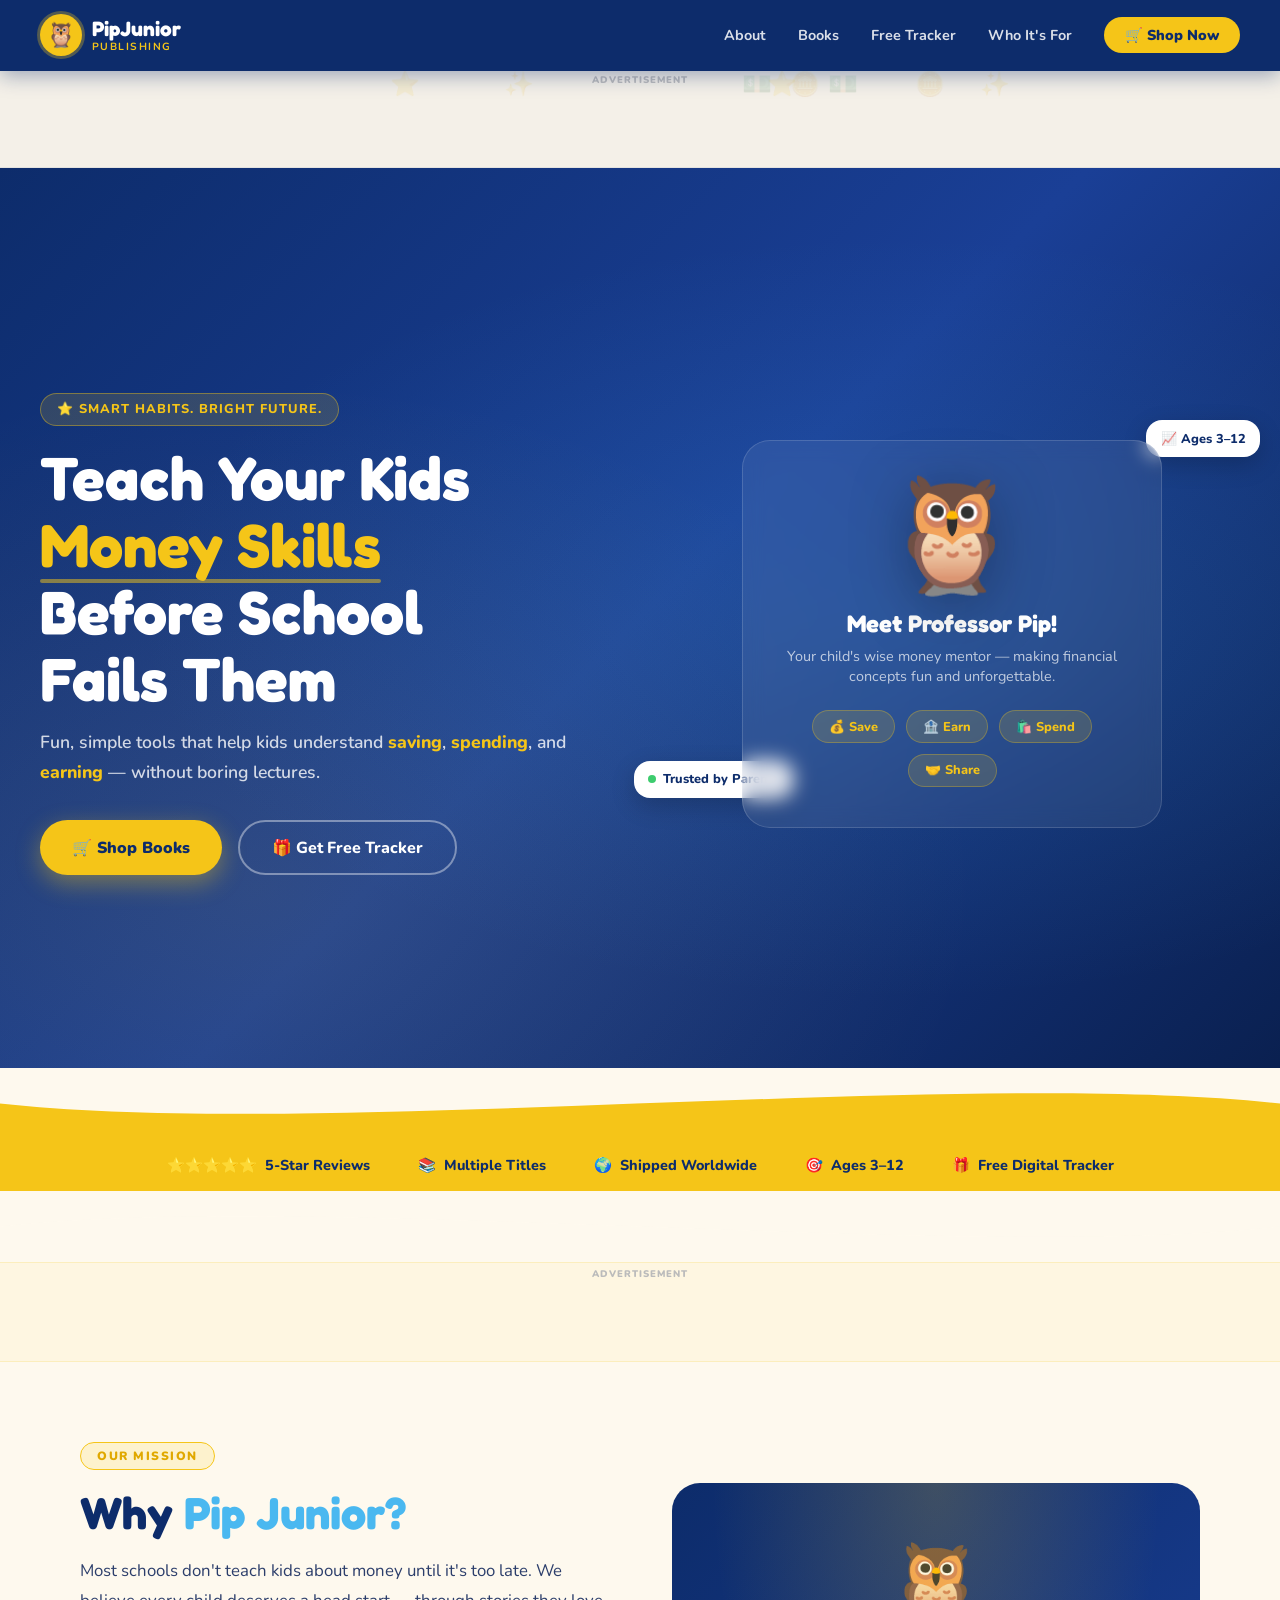
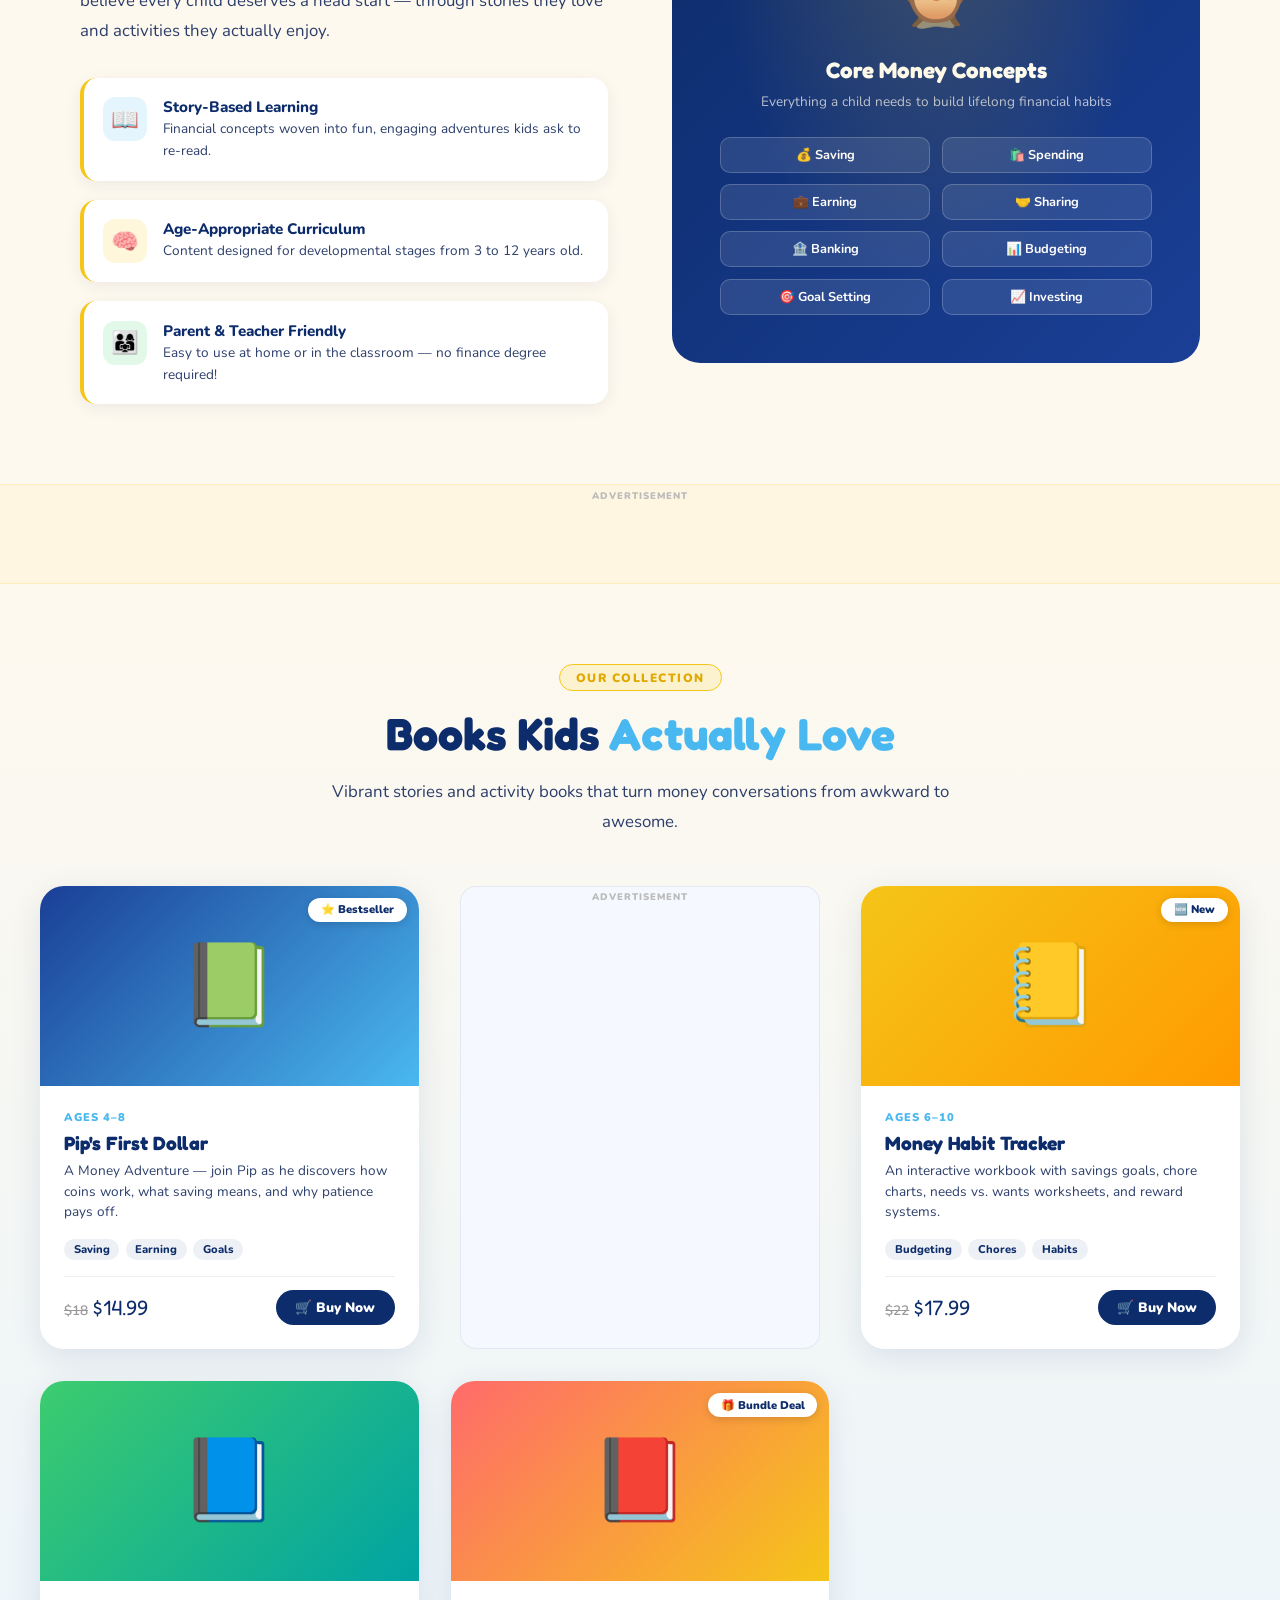
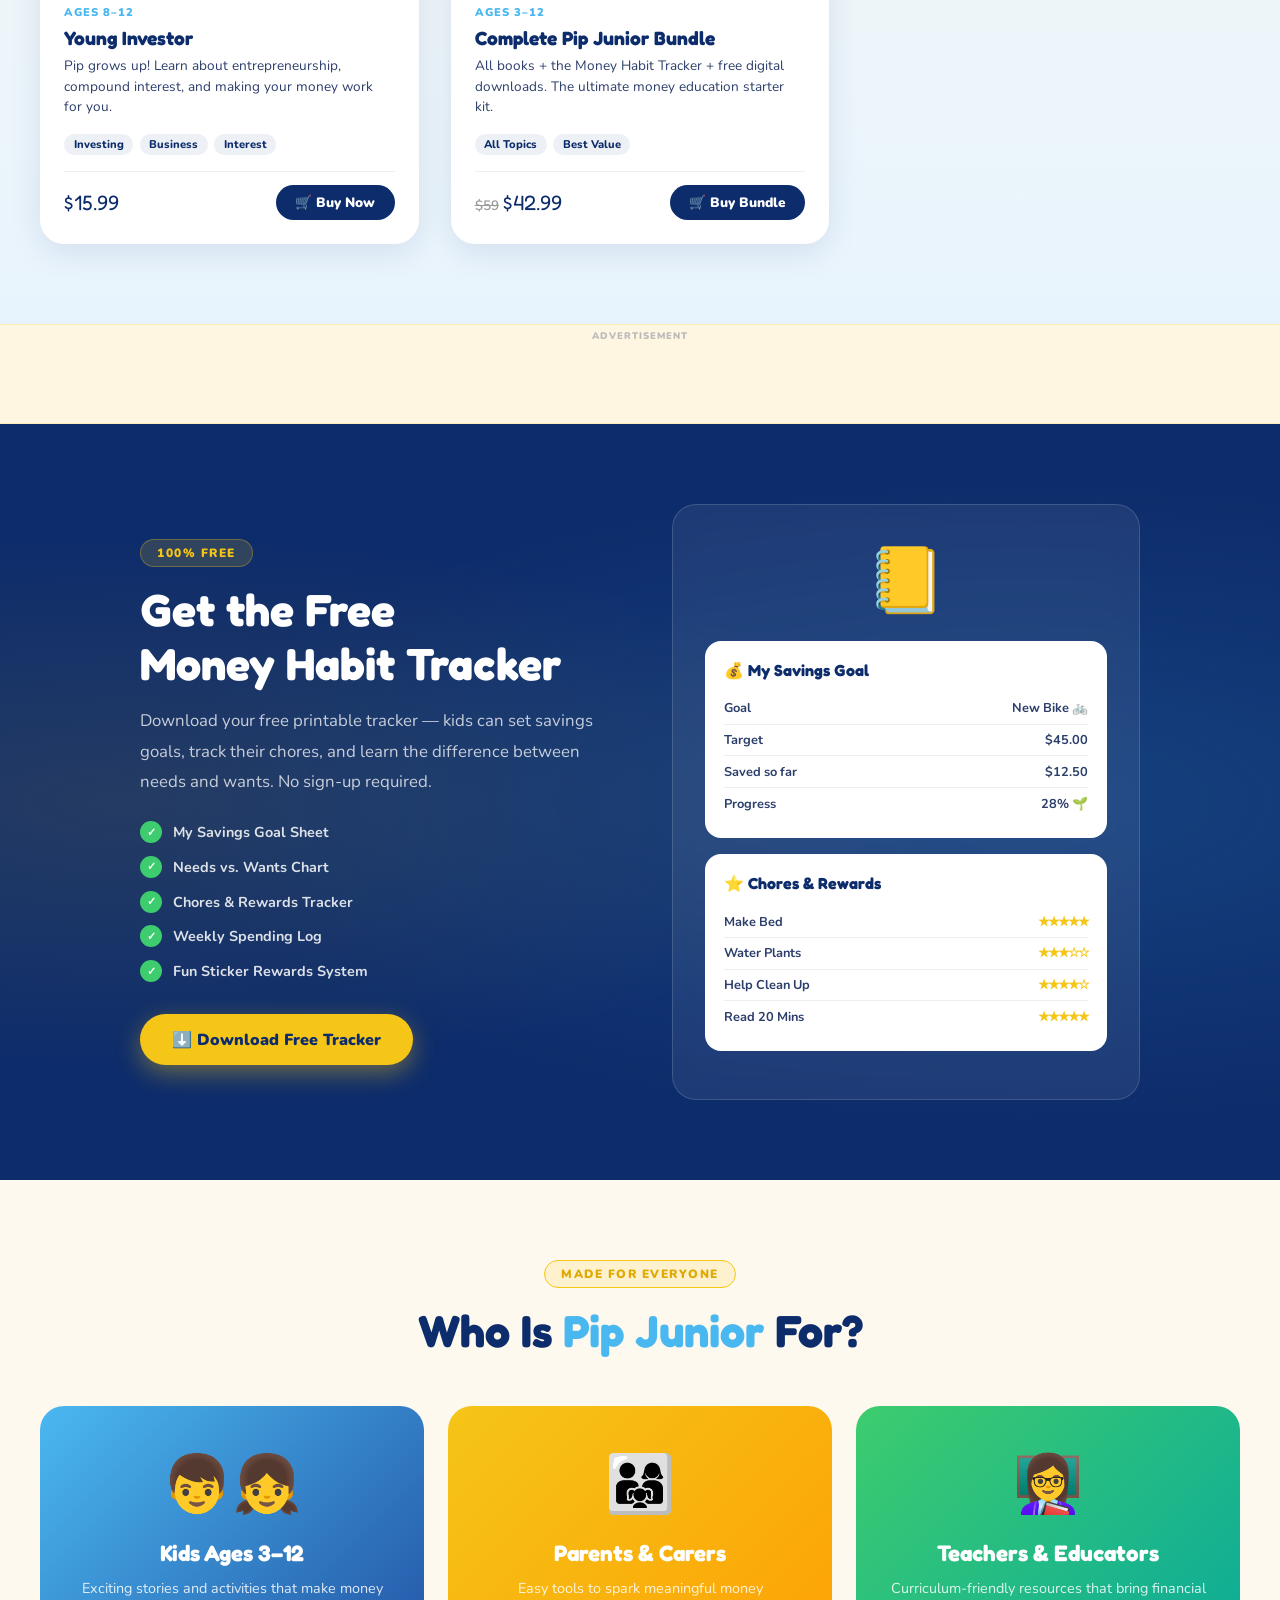
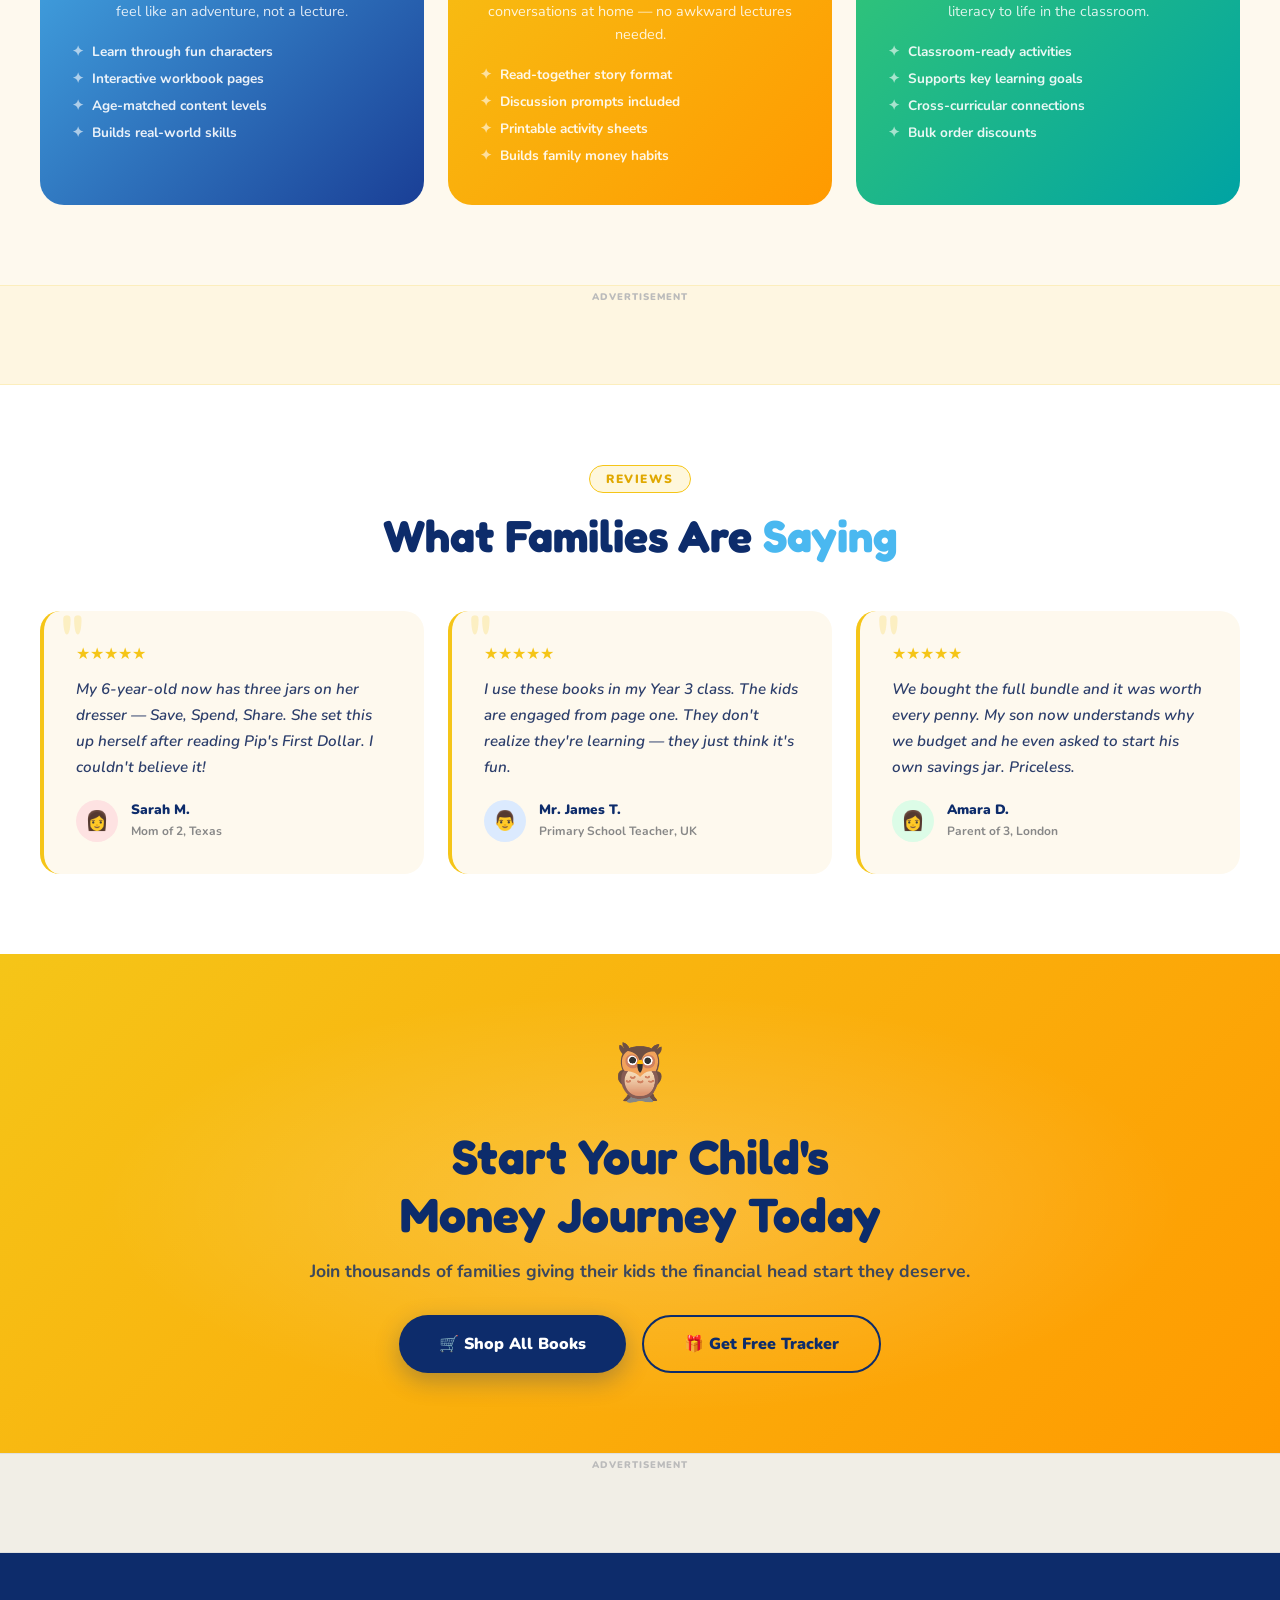
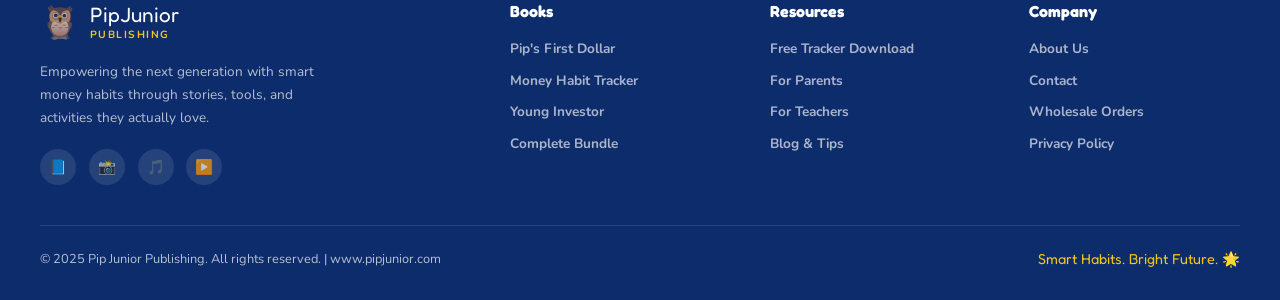
<file: index.html>
<!DOCTYPE html>
<html lang="en">
<head>
<meta charset="UTF-8">
<meta name="viewport" content="width=device-width, initial-scale=1.0">
<meta name="description" content="Fun financial literacy books and resources for kids aged 3–12. Smart Habits. Bright Future.">
<title>Pip Junior Publishing – Smart Habits. Bright Future.</title>
<link href="https://fonts.googleapis.com/css2?family=Fredoka+One&family=Nunito:wght@400;600;700;800;900&display=swap" rel="stylesheet">

<!-- ═══════════════════════════════════════════════════════════
     GOOGLE ADSENSE — Replace ca-pub-XXXXXXXXXXXXXXXX with
     your real Publisher ID from https://adsense.google.com
═══════════════════════════════════════════════════════════ -->
<script async src="https://pagead2.googlesyndication.com/pagead/js/adsbygoogle.js?client=ca-pub-XXXXXXXXXXXXXXXX"
     crossorigin="anonymous"></script>

<style>
  :root {
    --navy: #0d2c6b;
    --navy-light: #1a3f96;
    --gold: #f5c518;
    --gold-dark: #e0a800;
    --white: #ffffff;
    --off-white: #fef9ee;
    --sky: #4ab8f0;
    --green: #3dcc6e;
    --coral: #ff6b6b;
    --text-dark: #0d2c6b;
    --text-body: #2c3e6b;
  }

  * { margin: 0; padding: 0; box-sizing: border-box; }
  html { scroll-behavior: smooth; }
  body { font-family: 'Nunito', sans-serif; background: var(--off-white); color: var(--text-dark); overflow-x: hidden; }

  /* ── AD SLOTS ─────────────────────────────────────────────
     These classes wrap every ad unit for consistent styling.
     .ad-slot        = generic wrapper
     .ad-leaderboard = 728×90 / responsive leaderboard
     .ad-rectangle   = 336×280 / large rectangle
     .ad-banner      = full-width strip between sections
  ─────────────────────────────────────────────────────────── */
  .ad-slot {
    display: flex;
    justify-content: center;
    align-items: center;
    width: 100%;
    overflow: hidden;
  }
  /* Label shown while ad loads / in dev */
  .ad-slot::before {
    content: attr(data-label);
    position: absolute;
    font-size: 0.6rem;
    font-weight: 900;
    letter-spacing: 1px;
    text-transform: uppercase;
    color: #bbb;
    top: 4px;
    left: 50%;
    transform: translateX(-50%);
    white-space: nowrap;
    pointer-events: none;
  }
  .ad-slot { position: relative; }

  /* Leaderboard – below nav */
  .ad-leaderboard {
    background: rgba(13,44,107,0.04);
    border-top: 1px solid rgba(13,44,107,0.07);
    border-bottom: 1px solid rgba(13,44,107,0.07);
    padding: 0.5rem 0;
    min-height: 100px;
  }
  /* Between-section banner */
  .ad-banner {
    background: rgba(245,197,24,0.06);
    border-top: 1px solid rgba(245,197,24,0.18);
    border-bottom: 1px solid rgba(245,197,24,0.18);
    padding: 0.75rem 0;
    min-height: 100px;
  }
  /* In-content rectangle */
  .ad-rectangle {
    background: #f5f8ff;
    border: 1px solid rgba(13,44,107,0.08);
    border-radius: 16px;
    padding: 1rem;
    min-height: 290px;
    min-width: 280px;
    max-width: 360px;
    margin: 0 auto;
  }

  /* ── FLOATING COINS ── */
  .coin { position: fixed; font-size: 1.5rem; opacity: 0.12; pointer-events: none; z-index: 0; animation: floatCoin linear infinite; }
  @keyframes floatCoin {
    0%   { transform: translateY(110vh) rotate(0deg);   opacity: 0; }
    10%  { opacity: 0.12; }
    90%  { opacity: 0.12; }
    100% { transform: translateY(-10vh) rotate(720deg); opacity: 0; }
  }

  /* ── NAV ── */
  nav { position: fixed; top: 0; left: 0; right: 0; z-index: 200; background: var(--navy); display: flex; align-items: center; justify-content: space-between; padding: 0.9rem 2.5rem; box-shadow: 0 4px 20px rgba(13,44,107,0.4); }
  .nav-logo { display: flex; align-items: center; gap: 0.6rem; text-decoration: none; }
  .nav-logo .owl-icon { width: 42px; height: 42px; background: var(--gold); border-radius: 50%; display: flex; align-items: center; justify-content: center; font-size: 1.5rem; box-shadow: 0 0 0 3px rgba(245,197,24,0.3); }
  .nav-logo-text { display: flex; flex-direction: column; line-height: 1.1; }
  .nav-logo-text strong { font-family: 'Fredoka One', cursive; font-size: 1.3rem; color: var(--white); }
  .nav-logo-text span { font-size: 0.65rem; color: var(--gold); font-weight: 700; letter-spacing: 1.5px; text-transform: uppercase; }
  .nav-links { display: flex; align-items: center; gap: 2rem; list-style: none; }
  .nav-links a { color: rgba(255,255,255,0.85); text-decoration: none; font-weight: 700; font-size: 0.9rem; transition: color 0.2s; }
  .nav-links a:hover { color: var(--gold); }
  .nav-cta { background: var(--gold); color: var(--navy) !important; padding: 0.5rem 1.3rem; border-radius: 50px; font-weight: 900 !important; transition: transform 0.2s, box-shadow 0.2s !important; }
  .nav-cta:hover { transform: translateY(-2px); box-shadow: 0 6px 16px rgba(245,197,24,0.5); }
  /* Hamburger */
  .hamburger { display: none; flex-direction: column; justify-content: center; gap: 5px; background: transparent; border: none; cursor: pointer; padding: 6px; }
  .hamburger span { display: block; width: 24px; height: 3px; background: white; border-radius: 3px; transition: all 0.3s; }
  .hamburger.open span:nth-child(1) { transform: translateY(8px) rotate(45deg); }
  .hamburger.open span:nth-child(2) { opacity: 0; }
  .hamburger.open span:nth-child(3) { transform: translateY(-8px) rotate(-45deg); }

  /* ── HERO ── */
  .hero { min-height: 100vh; background: linear-gradient(135deg, var(--navy) 0%, #1a3f96 50%, #0a2050 100%); position: relative; overflow: hidden; display: flex; align-items: center; padding: 6rem 2.5rem 4rem; }
  .hero::before { content: ''; position: absolute; inset: 0; background: radial-gradient(ellipse at 70% 50%, rgba(74,184,240,0.15) 0%, transparent 60%), radial-gradient(ellipse at 20% 80%, rgba(245,197,24,0.1) 0%, transparent 50%); }
  .hero-stars { position: absolute; inset: 0; pointer-events: none; }
  .star { position: absolute; width: 4px; height: 4px; background: white; border-radius: 50%; opacity: 0; animation: twinkle ease-in-out infinite; }
  @keyframes twinkle { 0%, 100% { opacity: 0; transform: scale(0.5); } 50% { opacity: 0.7; transform: scale(1); } }
  .hero-inner { max-width: 1200px; margin: 0 auto; display: grid; grid-template-columns: 1fr 1fr; gap: 3rem; align-items: center; position: relative; z-index: 2; width: 100%; }
  .hero-badge { display: inline-flex; align-items: center; gap: 0.5rem; background: rgba(245,197,24,0.15); border: 1.5px solid rgba(245,197,24,0.4); color: var(--gold); padding: 0.4rem 1rem; border-radius: 50px; font-size: 0.8rem; font-weight: 800; letter-spacing: 1px; text-transform: uppercase; margin-bottom: 1.2rem; animation: fadeInDown 0.6s ease both; }
  .hero-title { font-family: 'Fredoka One', cursive; font-size: clamp(2.4rem, 5vw, 3.8rem); color: white; line-height: 1.1; margin-bottom: 1rem; animation: fadeInDown 0.7s ease 0.1s both; }
  .hero-title .highlight { color: var(--gold); position: relative; display: inline-block; }
  .hero-title .highlight::after { content: ''; position: absolute; bottom: -4px; left: 0; right: 0; height: 4px; background: var(--gold); border-radius: 2px; opacity: 0.5; }
  .hero-sub { font-size: 1.1rem; color: rgba(255,255,255,0.8); line-height: 1.7; margin-bottom: 2rem; font-weight: 600; animation: fadeInDown 0.7s ease 0.2s both; }
  .hero-sub span { color: var(--gold); font-weight: 800; }
  .hero-btns { display: flex; gap: 1rem; flex-wrap: wrap; animation: fadeInDown 0.7s ease 0.3s both; }
  .btn-primary { display: inline-flex; align-items: center; gap: 0.5rem; background: var(--gold); color: var(--navy); padding: 0.9rem 2rem; border-radius: 50px; font-weight: 900; font-size: 1rem; text-decoration: none; transition: transform 0.2s, box-shadow 0.2s; box-shadow: 0 8px 24px rgba(245,197,24,0.4); }
  .btn-primary:hover { transform: translateY(-3px); box-shadow: 0 12px 32px rgba(245,197,24,0.5); }
  .btn-secondary { display: inline-flex; align-items: center; gap: 0.5rem; background: transparent; color: white; padding: 0.9rem 2rem; border-radius: 50px; font-weight: 800; font-size: 1rem; text-decoration: none; border: 2px solid rgba(255,255,255,0.4); transition: all 0.2s; }
  .btn-secondary:hover { background: rgba(255,255,255,0.1); border-color: white; }
  .hero-visual { position: relative; display: flex; justify-content: center; align-items: center; animation: fadeInRight 0.8s ease 0.2s both; }
  .hero-card { background: rgba(255,255,255,0.07); border: 1px solid rgba(255,255,255,0.15); backdrop-filter: blur(10px); border-radius: 28px; padding: 2.5rem; text-align: center; position: relative; width: 100%; max-width: 420px; }
  .owl-mascot { font-size: 7rem; line-height: 1; margin-bottom: 1rem; filter: drop-shadow(0 10px 30px rgba(0,0,0,0.3)); animation: owlFloat 3s ease-in-out infinite; }
  @keyframes owlFloat { 0%, 100% { transform: translateY(0px) rotate(-2deg); } 50% { transform: translateY(-12px) rotate(2deg); } }
  .hero-card h3 { font-family: 'Fredoka One', cursive; font-size: 1.5rem; color: white; margin-bottom: 0.5rem; }
  .hero-card p { color: rgba(255,255,255,0.7); font-size: 0.9rem; margin-bottom: 1.5rem; }
  .stat-pills { display: flex; gap: 0.7rem; justify-content: center; flex-wrap: wrap; }
  .stat-pill { background: rgba(245,197,24,0.15); border: 1px solid rgba(245,197,24,0.3); color: var(--gold); padding: 0.4rem 1rem; border-radius: 50px; font-size: 0.8rem; font-weight: 800; }
  .floating-badge { position: absolute; background: white; border-radius: 16px; padding: 0.6rem 0.9rem; display: flex; align-items: center; gap: 0.4rem; font-size: 0.8rem; font-weight: 800; color: var(--navy); box-shadow: 0 8px 24px rgba(0,0,0,0.2); animation: badgeFloat 4s ease-in-out infinite; }
  .floating-badge.b1 { top: -20px; right: -20px; }
  .floating-badge.b2 { bottom: 30px; left: -30px; animation-delay: 1.5s; }
  .floating-badge .dot { width: 8px; height: 8px; border-radius: 50%; background: var(--green); }
  @keyframes badgeFloat { 0%, 100% { transform: translateY(0); } 50% { transform: translateY(-8px); } }

  /* ── WAVES ── */
  .wave-divider { line-height: 0; }
  .wave-divider svg { display: block; width: 100%; }

  /* ── PROOF STRIP ── */
  .proof-strip { background: var(--gold); padding: 1rem 2.5rem; display: flex; align-items: center; justify-content: center; gap: 3rem; flex-wrap: wrap; }
  .proof-item { display: flex; align-items: center; gap: 0.5rem; font-weight: 800; color: var(--navy); font-size: 0.9rem; }

  /* ── SECTIONS ── */
  .section { padding: 5rem 2.5rem; max-width: 1200px; margin: 0 auto; }
  .section-tag { display: inline-block; background: rgba(245,197,24,0.15); border: 1.5px solid var(--gold); color: var(--gold-dark); padding: 0.3rem 1rem; border-radius: 50px; font-size: 0.75rem; font-weight: 900; letter-spacing: 1.5px; text-transform: uppercase; margin-bottom: 1rem; }
  .section-title { font-family: 'Fredoka One', cursive; font-size: clamp(1.8rem, 4vw, 2.8rem); color: var(--navy); line-height: 1.2; margin-bottom: 1rem; }
  .section-title .accent { color: var(--sky); }
  .section-body { font-size: 1.05rem; color: var(--text-body); line-height: 1.8; max-width: 620px; }

  /* ── ABOUT ── */
  .about-grid { display: grid; grid-template-columns: 1fr 1fr; gap: 4rem; align-items: center; }
  .about-features { display: flex; flex-direction: column; gap: 1.2rem; margin-top: 2rem; }
  .feature-item { display: flex; gap: 1rem; align-items: flex-start; background: white; border-radius: 16px; padding: 1.2rem; box-shadow: 0 4px 16px rgba(13,44,107,0.07); border-left: 4px solid var(--gold); transition: transform 0.2s; }
  .feature-item:hover { transform: translateX(6px); }
  .feature-icon { width: 44px; height: 44px; min-width: 44px; border-radius: 12px; display: flex; align-items: center; justify-content: center; font-size: 1.4rem; }
  .feature-icon.blue { background: rgba(74,184,240,0.15); }
  .feature-icon.gold { background: rgba(245,197,24,0.15); }
  .feature-icon.green { background: rgba(61,204,110,0.15); }
  .feature-text strong { display: block; font-size: 0.95rem; font-weight: 800; color: var(--navy); }
  .feature-text span { font-size: 0.85rem; color: var(--text-body); }
  .about-visual { background: linear-gradient(135deg, var(--navy) 0%, #1a3f96 100%); border-radius: 28px; padding: 3rem; text-align: center; position: relative; overflow: hidden; }
  .about-visual::before { content: ''; position: absolute; inset: 0; background: radial-gradient(ellipse at 50% 0%, rgba(245,197,24,0.2) 0%, transparent 60%); }
  .about-visual .big-owl { font-size: 5rem; margin-bottom: 1rem; }
  .about-visual h3 { font-family: 'Fredoka One', cursive; font-size: 1.4rem; color: white; margin-bottom: 0.5rem; }
  .about-visual p { color: rgba(255,255,255,0.7); font-size: 0.85rem; line-height: 1.6; }
  .topics-grid { display: grid; grid-template-columns: 1fr 1fr; gap: 0.7rem; margin-top: 1.5rem; }
  .topic-chip { background: rgba(255,255,255,0.1); border: 1px solid rgba(255,255,255,0.2); color: white; padding: 0.5rem; border-radius: 10px; font-size: 0.8rem; font-weight: 700; text-align: center; }

  /* ── BOOKS ── */
  .books-section { background: linear-gradient(180deg, var(--off-white) 0%, #e8f4fd 100%); padding: 5rem 2.5rem; }
  .books-inner { max-width: 1200px; margin: 0 auto; }
  .books-header { text-align: center; margin-bottom: 3rem; }
  .books-grid { display: grid; grid-template-columns: repeat(auto-fill, minmax(280px, 1fr)); gap: 2rem; }
  .book-card { background: white; border-radius: 24px; overflow: hidden; box-shadow: 0 8px 32px rgba(13,44,107,0.1); transition: transform 0.3s, box-shadow 0.3s; position: relative; }
  .book-card:hover { transform: translateY(-8px); box-shadow: 0 20px 48px rgba(13,44,107,0.18); }
  .book-card-img { height: 200px; display: flex; align-items: center; justify-content: center; font-size: 5rem; position: relative; overflow: hidden; }
  .book-card-img.c1 { background: linear-gradient(135deg, #1a3f96, #4ab8f0); }
  .book-card-img.c2 { background: linear-gradient(135deg, #f5c518, #ff9a00); }
  .book-card-img.c3 { background: linear-gradient(135deg, #3dcc6e, #00a3a3); }
  .book-card-img.c4 { background: linear-gradient(135deg, #ff6b6b, #f5c518); }
  .book-badge { position: absolute; top: 12px; right: 12px; background: white; border-radius: 50px; padding: 0.3rem 0.8rem; font-size: 0.7rem; font-weight: 900; color: var(--navy); box-shadow: 0 2px 8px rgba(0,0,0,0.15); }
  .book-info { padding: 1.5rem; }
  .book-age { font-size: 0.7rem; font-weight: 900; color: var(--sky); letter-spacing: 1px; text-transform: uppercase; margin-bottom: 0.4rem; }
  .book-info h3 { font-family: 'Fredoka One', cursive; font-size: 1.2rem; color: var(--navy); margin-bottom: 0.4rem; }
  .book-info p { font-size: 0.85rem; color: var(--text-body); line-height: 1.5; margin-bottom: 1rem; }
  .book-topics { display: flex; gap: 0.4rem; flex-wrap: wrap; margin-bottom: 1rem; }
  .topic-tag { background: rgba(13,44,107,0.07); color: var(--navy); padding: 0.2rem 0.6rem; border-radius: 50px; font-size: 0.7rem; font-weight: 800; }
  .book-footer { display: flex; align-items: center; justify-content: space-between; padding-top: 0.8rem; border-top: 1px solid rgba(13,44,107,0.08); }
  .book-price { font-family: 'Fredoka One', cursive; font-size: 1.3rem; color: var(--navy); }
  .book-price .orig { font-size: 0.85rem; color: #999; text-decoration: line-through; font-family: 'Nunito'; font-weight: 600; margin-right: 0.3rem; }
  .btn-buy { background: var(--navy); color: white; padding: 0.5rem 1.2rem; border-radius: 50px; font-weight: 900; font-size: 0.85rem; text-decoration: none; transition: all 0.2s; display: inline-flex; align-items: center; gap: 0.3rem; }
  .btn-buy:hover { background: var(--gold); color: var(--navy); transform: scale(1.05); }

  /* ── TRACKER ── */
  .tracker-section { background: var(--navy); padding: 5rem 2.5rem; position: relative; overflow: hidden; }
  .tracker-section::before { content: ''; position: absolute; inset: 0; background: radial-gradient(ellipse at 80% 50%, rgba(74,184,240,0.15) 0%, transparent 60%), radial-gradient(ellipse at 10% 50%, rgba(245,197,24,0.1) 0%, transparent 50%); }
  .tracker-inner { max-width: 1000px; margin: 0 auto; display: grid; grid-template-columns: 1fr 1fr; gap: 4rem; align-items: center; position: relative; z-index: 2; }
  .tracker-content .section-tag { background: rgba(245,197,24,0.15); color: var(--gold); border-color: rgba(245,197,24,0.3); }
  .tracker-content .section-title { color: white; }
  .tracker-content .section-body { color: rgba(255,255,255,0.75); }
  .tracker-features { display: flex; flex-direction: column; gap: 0.8rem; margin: 1.5rem 0 2rem; }
  .tracker-feat { display: flex; align-items: center; gap: 0.7rem; color: rgba(255,255,255,0.85); font-weight: 700; font-size: 0.9rem; }
  .tracker-feat .check { width: 22px; height: 22px; min-width: 22px; background: var(--green); border-radius: 50%; display: flex; align-items: center; justify-content: center; font-size: 0.7rem; color: white; }
  .tracker-visual { background: rgba(255,255,255,0.07); border: 1px solid rgba(255,255,255,0.15); border-radius: 24px; padding: 2rem; backdrop-filter: blur(10px); }
  .tracker-visual .tracker-icon { font-size: 4rem; text-align: center; margin-bottom: 1rem; }
  .tracker-sheet { background: white; border-radius: 16px; padding: 1.2rem; margin-bottom: 1rem; }
  .tracker-sheet h4 { font-family: 'Fredoka One', cursive; color: var(--navy); font-size: 1rem; margin-bottom: 0.8rem; display: flex; align-items: center; gap: 0.4rem; }
  .tracker-row { display: flex; justify-content: space-between; align-items: center; padding: 0.4rem 0; border-bottom: 1px solid rgba(13,44,107,0.08); font-size: 0.8rem; font-weight: 700; color: var(--text-body); }
  .tracker-row:last-child { border-bottom: none; }
  .stars { color: var(--gold); letter-spacing: -2px; }

  /* ── AUDIENCE ── */
  .audience-section { padding: 5rem 2.5rem; background: var(--off-white); }
  .audience-inner { max-width: 1200px; margin: 0 auto; }
  .audience-header { text-align: center; margin-bottom: 3rem; }
  .audience-cards { display: grid; grid-template-columns: repeat(3, 1fr); gap: 1.5rem; }
  .audience-card { border-radius: 24px; padding: 2.5rem 2rem; text-align: center; position: relative; overflow: hidden; transition: transform 0.3s; }
  .audience-card:hover { transform: translateY(-6px); }
  .audience-card.kids { background: linear-gradient(135deg, #4ab8f0, #1a3f96); }
  .audience-card.parents { background: linear-gradient(135deg, #f5c518, #ff9a00); }
  .audience-card.teachers { background: linear-gradient(135deg, #3dcc6e, #00a3a3); }
  .audience-emoji { font-size: 3.5rem; margin-bottom: 1rem; }
  .audience-card h3 { font-family: 'Fredoka One', cursive; font-size: 1.4rem; color: white; margin-bottom: 0.7rem; }
  .audience-card p { color: rgba(255,255,255,0.85); font-size: 0.9rem; line-height: 1.6; }
  .audience-list { list-style: none; margin-top: 1.2rem; text-align: left; display: flex; flex-direction: column; gap: 0.5rem; }
  .audience-list li { color: rgba(255,255,255,0.9); font-size: 0.85rem; font-weight: 700; display: flex; gap: 0.5rem; align-items: center; }
  .audience-list li::before { content: '✦'; color: rgba(255,255,255,0.6); flex-shrink: 0; }

  /* ── TESTIMONIALS ── */
  .testimonials-section { background: white; padding: 5rem 2.5rem; }
  .testimonials-inner { max-width: 1200px; margin: 0 auto; }
  .testimonials-header { text-align: center; margin-bottom: 3rem; }
  .testimonials-grid { display: grid; grid-template-columns: repeat(3, 1fr); gap: 1.5rem; }
  .testimonial-card { background: var(--off-white); border-radius: 20px; padding: 2rem; border-left: 4px solid var(--gold); position: relative; }
  .testimonial-card::before { content: '"'; font-family: 'Fredoka One', cursive; font-size: 5rem; color: var(--gold); opacity: 0.2; position: absolute; top: -10px; left: 15px; line-height: 1; }
  .testimonial-stars { color: var(--gold); font-size: 1rem; margin-bottom: 0.8rem; }
  .testimonial-card blockquote { font-size: 0.95rem; color: var(--text-body); line-height: 1.7; font-weight: 600; font-style: italic; margin-bottom: 1.2rem; }
  .testimonial-author { display: flex; align-items: center; gap: 0.8rem; }
  .author-avatar { width: 42px; height: 42px; border-radius: 50%; display: flex; align-items: center; justify-content: center; font-size: 1.2rem; }
  .author-avatar.a1 { background: #fee2e2; }
  .author-avatar.a2 { background: #dbeafe; }
  .author-avatar.a3 { background: #dcfce7; }
  .author-name { font-weight: 900; font-size: 0.85rem; color: var(--navy); display: block; }
  .author-role { font-size: 0.75rem; color: #888; font-weight: 700; }

  /* ── FINAL CTA ── */
  .final-cta { background: linear-gradient(135deg, var(--gold) 0%, #ff9a00 100%); padding: 5rem 2.5rem; text-align: center; position: relative; overflow: hidden; }
  .final-cta::before { content: ''; position: absolute; inset: 0; background: radial-gradient(ellipse at 50% 50%, rgba(255,255,255,0.2) 0%, transparent 60%); }
  .final-cta-inner { position: relative; z-index: 2; max-width: 700px; margin: 0 auto; }
  .final-cta h2 { font-family: 'Fredoka One', cursive; font-size: clamp(2rem, 5vw, 3rem); color: var(--navy); margin-bottom: 1rem; }
  .final-cta p { color: rgba(13,44,107,0.8); font-size: 1.1rem; font-weight: 700; margin-bottom: 2rem; }
  .final-btns { display: flex; gap: 1rem; justify-content: center; flex-wrap: wrap; }
  .btn-dark { background: var(--navy); color: white; padding: 1rem 2.5rem; border-radius: 50px; font-weight: 900; font-size: 1rem; text-decoration: none; display: inline-flex; align-items: center; gap: 0.5rem; transition: transform 0.2s, box-shadow 0.2s; box-shadow: 0 8px 24px rgba(13,44,107,0.3); }
  .btn-dark:hover { transform: translateY(-3px); box-shadow: 0 12px 32px rgba(13,44,107,0.4); }
  .btn-outline-dark { background: transparent; color: var(--navy); padding: 1rem 2.5rem; border-radius: 50px; font-weight: 900; font-size: 1rem; text-decoration: none; border: 2.5px solid var(--navy); display: inline-flex; align-items: center; gap: 0.5rem; transition: all 0.2s; }
  .btn-outline-dark:hover { background: rgba(13,44,107,0.1); }

  /* ── FOOTER ── */
  footer { background: var(--navy); color: rgba(255,255,255,0.7); padding: 3rem 2.5rem 2rem; }
  .footer-inner { max-width: 1200px; margin: 0 auto; display: grid; grid-template-columns: 2fr 1fr 1fr 1fr; gap: 3rem; }
  .footer-brand p { font-size: 0.85rem; line-height: 1.7; margin-top: 1rem; max-width: 280px; }
  .footer-col h4 { font-family: 'Fredoka One', cursive; color: white; font-size: 1rem; margin-bottom: 1rem; }
  .footer-col ul { list-style: none; display: flex; flex-direction: column; gap: 0.6rem; }
  .footer-col ul a { color: rgba(255,255,255,0.65); text-decoration: none; font-size: 0.85rem; font-weight: 700; transition: color 0.2s; }
  .footer-col ul a:hover { color: var(--gold); }
  .footer-bottom { max-width: 1200px; margin: 2.5rem auto 0; padding-top: 1.5rem; border-top: 1px solid rgba(255,255,255,0.1); display: flex; justify-content: space-between; align-items: center; flex-wrap: wrap; gap: 1rem; }
  .footer-bottom p { font-size: 0.8rem; }
  .footer-tagline { font-family: 'Fredoka One', cursive; color: var(--gold); font-size: 0.9rem; }
  .social-links { display: flex; gap: 0.8rem; }
  .social-link { width: 36px; height: 36px; border-radius: 50%; background: rgba(255,255,255,0.1); display: flex; align-items: center; justify-content: center; font-size: 0.9rem; transition: background 0.2s; cursor: pointer; }
  .social-link:hover { background: var(--gold); }

  /* ── BACK TO TOP ── */
  .btt { position: fixed; bottom: 1.8rem; right: 1.8rem; z-index: 500; width: 46px; height: 46px; border-radius: 50%; background: var(--navy); color: #fff; border: none; font-size: 1.2rem; font-weight: 900; cursor: pointer; box-shadow: 0 4px 16px rgba(13,44,107,0.3); opacity: 0; transform: translateY(10px); transition: opacity 0.25s, transform 0.25s; pointer-events: none; }
  .btt.show { opacity: 1; transform: translateY(0); pointer-events: auto; }
  .btt:hover { background: var(--navy-light, #1a3f96); }

  /* ── ANIMATIONS ── */
  @keyframes fadeInDown  { from { opacity: 0; transform: translateY(-20px); } to { opacity: 1; transform: translateY(0); } }
  @keyframes fadeInRight { from { opacity: 0; transform: translateX(30px);  } to { opacity: 1; transform: translateX(0); } }
  .reveal { opacity: 0; transform: translateY(30px); transition: opacity 0.6s ease, transform 0.6s ease; }
  .reveal.visible { opacity: 1; transform: translateY(0); }

  /* ── RESPONSIVE ── */
  @media (max-width: 900px) {
    .hero-inner, .about-grid, .tracker-inner, .footer-inner { grid-template-columns: 1fr; }
    .audience-cards, .testimonials-grid { grid-template-columns: 1fr; }
    .hero-visual { display: none; }
    .nav-links { display: none; flex-direction: column; position: fixed; top: 68px; right: 0; width: 260px; height: calc(100vh - 68px); background: var(--navy); padding: 1.5rem; gap: 0.5rem; box-shadow: -4px 0 20px rgba(0,0,0,0.3); overflow-y: auto; }
    .nav-links.open { display: flex; }
    .nav-links a { display: block; padding: 0.7rem 1rem; border-radius: 10px; font-size: 1rem; }
    .nav-links .nav-cta { margin-top: 0.5rem; text-align: center; }
    .hamburger { display: flex; }
    .footer-inner { grid-template-columns: 1fr 1fr; }
  }
  @media (max-width: 600px) {
    .books-grid { grid-template-columns: 1fr; }
    .footer-inner { grid-template-columns: 1fr; }
    .proof-strip { gap: 1rem; }
    .ad-leaderboard, .ad-banner { min-height: 60px; }
  }
</style>
</head>
<body>

<!-- Floating coins -->
<div id="coins-container"></div>

<!-- Back to top -->
<button class="btt" id="backToTop" aria-label="Back to top">↑</button>

<!-- ═══════════════════════════════════════════════════════
     NAV
═══════════════════════════════════════════════════════ -->
<nav>
  <a href="#" class="nav-logo">
    <div class="owl-icon">🦉</div>
    <div class="nav-logo-text">
      <strong>PipJunior</strong>
      <span>Publishing</span>
    </div>
  </a>
  <ul class="nav-links" id="navLinks">
    <li><a href="#about">About</a></li>
    <li><a href="#books">Books</a></li>
    <li><a href="#tracker">Free Tracker</a></li>
    <li><a href="#audience">Who It's For</a></li>
    <li><a href="#books" class="nav-cta">🛒 Shop Now</a></li>
  </ul>
  <button class="hamburger" id="hamburger" aria-label="Open menu">
    <span></span><span></span><span></span>
  </button>
</nav>

<!-- ═══════════════════════════════════════════════════════
     AD SLOT 1 — LEADERBOARD BELOW NAV
     Best for: 728×90 desktop / 320×50 mobile
     Shown immediately when page loads — high visibility.
     Google AdSense: "Leaderboard" or Auto ad unit.
═══════════════════════════════════════════════════════ -->
<div class="ad-slot ad-leaderboard" data-label="Advertisement" style="margin-top:68px;">
  <!-- REPLACE everything inside this div with your AdSense snippet -->
  <ins class="adsbygoogle"
       style="display:block"
       data-ad-client="ca-pub-XXXXXXXXXXXXXXXX"
       data-ad-slot="1111111111"
       data-ad-format="auto"
       data-full-width-responsive="true"></ins>
  <script>(adsbygoogle = window.adsbygoogle || []).push({});</script>
</div>

<!-- ═══════════════════════════════════════════════════════
     HERO
═══════════════════════════════════════════════════════ -->
<section class="hero" id="home">
  <div class="hero-stars" id="hero-stars"></div>
  <div class="hero-inner">
    <div class="hero-content">
      <div class="hero-badge">⭐ Smart Habits. Bright Future.</div>
      <h1 class="hero-title">
        Teach Your Kids<br>
        <span class="highlight">Money Skills</span><br>
        Before School<br>Fails Them
      </h1>
      <p class="hero-sub">
        Fun, simple tools that help kids understand <span>saving</span>,
        <span>spending</span>, and <span>earning</span> — without boring lectures.
      </p>
      <div class="hero-btns">
        <a href="#books" class="btn-primary">🛒 Shop Books</a>
        <a href="#tracker" class="btn-secondary">🎁 Get Free Tracker</a>
      </div>
    </div>
    <div class="hero-visual">
      <div class="floating-badge b1">📈 Ages 3–12</div>
      <div class="floating-badge b2"><div class="dot"></div> Trusted by Parents</div>
      <div class="hero-card">
        <div class="owl-mascot">🦉</div>
        <h3>Meet Professor Pip!</h3>
        <p>Your child's wise money mentor — making financial concepts fun and unforgettable.</p>
        <div class="stat-pills">
          <div class="stat-pill">💰 Save</div>
          <div class="stat-pill">🏦 Earn</div>
          <div class="stat-pill">🛍️ Spend</div>
          <div class="stat-pill">🤝 Share</div>
        </div>
      </div>
    </div>
  </div>
</section>

<div class="wave-divider">
  <svg xmlns="http://www.w3.org/2000/svg" viewBox="0 0 1440 80" preserveAspectRatio="none">
    <path fill="#f5c518" d="M0,40 C360,80 1080,0 1440,40 L1440,80 L0,80 Z"/>
  </svg>
</div>

<!-- PROOF STRIP -->
<div class="proof-strip">
  <div class="proof-item">⭐⭐⭐⭐⭐ <span>5-Star Reviews</span></div>
  <div class="proof-item">📚 <span>Multiple Titles</span></div>
  <div class="proof-item">🌍 <span>Shipped Worldwide</span></div>
  <div class="proof-item">🎯 <span>Ages 3–12</span></div>
  <div class="proof-item">🎁 <span>Free Digital Tracker</span></div>
</div>

<div class="wave-divider">
  <svg xmlns="http://www.w3.org/2000/svg" viewBox="0 0 1440 80" preserveAspectRatio="none">
    <path fill="#fef9ee" d="M0,40 C360,0 1080,80 1440,40 L1440,0 L0,0 Z"/>
  </svg>
</div>

<!-- ═══════════════════════════════════════════════════════
     AD SLOT 2 — BANNER BETWEEN PROOF STRIP & ABOUT
     Best for: 970×90 billboard or 728×90 leaderboard.
     Catches readers scrolling from the hero.
═══════════════════════════════════════════════════════ -->
<div class="ad-slot ad-banner" data-label="Advertisement">
  <ins class="adsbygoogle"
       style="display:block"
       data-ad-client="ca-pub-XXXXXXXXXXXXXXXX"
       data-ad-slot="2222222222"
       data-ad-format="auto"
       data-full-width-responsive="true"></ins>
  <script>(adsbygoogle = window.adsbygoogle || []).push({});</script>
</div>

<!-- ═══════════════════════════════════════════════════════
     ABOUT
═══════════════════════════════════════════════════════ -->
<div class="section" id="about">
  <div class="about-grid reveal">
    <div>
      <div class="section-tag">Our Mission</div>
      <h2 class="section-title">Why <span class="accent">Pip Junior?</span></h2>
      <p class="section-body">Most schools don't teach kids about money until it's too late. We believe every child deserves a head start — through stories they love and activities they actually enjoy.</p>
      <div class="about-features">
        <div class="feature-item">
          <div class="feature-icon blue">📖</div>
          <div class="feature-text">
            <strong>Story-Based Learning</strong>
            <span>Financial concepts woven into fun, engaging adventures kids ask to re-read.</span>
          </div>
        </div>
        <div class="feature-item">
          <div class="feature-icon gold">🧠</div>
          <div class="feature-text">
            <strong>Age-Appropriate Curriculum</strong>
            <span>Content designed for developmental stages from 3 to 12 years old.</span>
          </div>
        </div>
        <div class="feature-item">
          <div class="feature-icon green">👨‍👩‍👧</div>
          <div class="feature-text">
            <strong>Parent &amp; Teacher Friendly</strong>
            <span>Easy to use at home or in the classroom — no finance degree required!</span>
          </div>
        </div>
      </div>
    </div>
    <div class="about-visual">
      <div class="big-owl">🦉</div>
      <h3>Core Money Concepts</h3>
      <p>Everything a child needs to build lifelong financial habits</p>
      <div class="topics-grid">
        <div class="topic-chip">💰 Saving</div>
        <div class="topic-chip">🛍️ Spending</div>
        <div class="topic-chip">💼 Earning</div>
        <div class="topic-chip">🤝 Sharing</div>
        <div class="topic-chip">🏦 Banking</div>
        <div class="topic-chip">📊 Budgeting</div>
        <div class="topic-chip">🎯 Goal Setting</div>
        <div class="topic-chip">📈 Investing</div>
      </div>
    </div>
  </div>
</div>

<!-- ═══════════════════════════════════════════════════════
     AD SLOT 3 — BANNER BEFORE BOOKS SECTION
     Best for: 970×250 billboard or responsive.
     High-intent placement — readers are about to shop.
═══════════════════════════════════════════════════════ -->
<div class="ad-slot ad-banner" data-label="Advertisement">
  <ins class="adsbygoogle"
       style="display:block"
       data-ad-client="ca-pub-XXXXXXXXXXXXXXXX"
       data-ad-slot="3333333333"
       data-ad-format="auto"
       data-full-width-responsive="true"></ins>
  <script>(adsbygoogle = window.adsbygoogle || []).push({});</script>
</div>

<!-- ═══════════════════════════════════════════════════════
     BOOKS SECTION
═══════════════════════════════════════════════════════ -->
<section class="books-section" id="books">
  <div class="books-inner">
    <div class="books-header reveal">
      <div class="section-tag">Our Collection</div>
      <h2 class="section-title">Books Kids <span class="accent">Actually Love</span></h2>
      <p class="section-body" style="margin: 0 auto; text-align: center;">Vibrant stories and activity books that turn money conversations from awkward to awesome.</p>
    </div>
    <div class="books-grid">

      <div class="book-card reveal">
        <div class="book-card-img c1"><span>📗</span><div class="book-badge">⭐ Bestseller</div></div>
        <div class="book-info">
          <div class="book-age">Ages 4–8</div>
          <h3>Pip's First Dollar</h3>
          <p>A Money Adventure — join Pip as he discovers how coins work, what saving means, and why patience pays off.</p>
          <div class="book-topics"><span class="topic-tag">Saving</span><span class="topic-tag">Earning</span><span class="topic-tag">Goals</span></div>
          <div class="book-footer">
            <div class="book-price"><span class="orig">$18</span>$14.99</div>
            <a href="#" class="btn-buy">🛒 Buy Now</a>
          </div>
        </div>
      </div>

      <!-- ═══════════════════════════════════════════════
           AD SLOT 4 — IN-GRID RECTANGLE (between books)
           Best for: 300×250 or 336×280 rectangle.
           Sits naturally in the book grid — high CTR.
      ═══════════════════════════════════════════════════ -->
      <div class="ad-slot" data-label="Advertisement" style="display:flex;align-items:stretch;">
        <div class="ad-rectangle" style="width:100%;display:flex;flex-direction:column;justify-content:center;align-items:center;">
          <ins class="adsbygoogle"
               style="display:block"
               data-ad-client="ca-pub-XXXXXXXXXXXXXXXX"
               data-ad-slot="4444444444"
               data-ad-format="rectangle"
               data-full-width-responsive="true"></ins>
          <script>(adsbygoogle = window.adsbygoogle || []).push({});</script>
        </div>
      </div>

      <div class="book-card reveal">
        <div class="book-card-img c2"><span>📒</span><div class="book-badge">🆕 New</div></div>
        <div class="book-info">
          <div class="book-age">Ages 6–10</div>
          <h3>Money Habit Tracker</h3>
          <p>An interactive workbook with savings goals, chore charts, needs vs. wants worksheets, and reward systems.</p>
          <div class="book-topics"><span class="topic-tag">Budgeting</span><span class="topic-tag">Chores</span><span class="topic-tag">Habits</span></div>
          <div class="book-footer">
            <div class="book-price"><span class="orig">$22</span>$17.99</div>
            <a href="#" class="btn-buy">🛒 Buy Now</a>
          </div>
        </div>
      </div>

      <div class="book-card reveal">
        <div class="book-card-img c3"><span>📘</span></div>
        <div class="book-info">
          <div class="book-age">Ages 8–12</div>
          <h3>Young Investor</h3>
          <p>Pip grows up! Learn about entrepreneurship, compound interest, and making your money work for you.</p>
          <div class="book-topics"><span class="topic-tag">Investing</span><span class="topic-tag">Business</span><span class="topic-tag">Interest</span></div>
          <div class="book-footer">
            <div class="book-price">$15.99</div>
            <a href="#" class="btn-buy">🛒 Buy Now</a>
          </div>
        </div>
      </div>

      <div class="book-card reveal">
        <div class="book-card-img c4"><span>📕</span><div class="book-badge">🎁 Bundle Deal</div></div>
        <div class="book-info">
          <div class="book-age">Ages 3–12</div>
          <h3>Complete Pip Junior Bundle</h3>
          <p>All books + the Money Habit Tracker + free digital downloads. The ultimate money education starter kit.</p>
          <div class="book-topics"><span class="topic-tag">All Topics</span><span class="topic-tag">Best Value</span></div>
          <div class="book-footer">
            <div class="book-price"><span class="orig">$59</span>$42.99</div>
            <a href="#" class="btn-buy">🛒 Buy Bundle</a>
          </div>
        </div>
      </div>

    </div>
  </div>
</section>

<!-- ═══════════════════════════════════════════════════════
     AD SLOT 5 — BANNER BETWEEN BOOKS & TRACKER
     Best for: 728×90 or responsive.
     Natural reading pause between two major sections.
═══════════════════════════════════════════════════════ -->
<div class="ad-slot ad-banner" data-label="Advertisement">
  <ins class="adsbygoogle"
       style="display:block"
       data-ad-client="ca-pub-XXXXXXXXXXXXXXXX"
       data-ad-slot="5555555555"
       data-ad-format="auto"
       data-full-width-responsive="true"></ins>
  <script>(adsbygoogle = window.adsbygoogle || []).push({});</script>
</div>

<!-- FREE TRACKER -->
<section class="tracker-section" id="tracker">
  <div class="tracker-inner">
    <div class="tracker-content reveal">
      <div class="section-tag">100% Free</div>
      <h2 class="section-title" style="color:white;">Get the Free<br>Money Habit Tracker</h2>
      <p class="section-body">Download your free printable tracker — kids can set savings goals, track their chores, and learn the difference between needs and wants. No sign-up required.</p>
      <div class="tracker-features">
        <div class="tracker-feat"><div class="check">✓</div> My Savings Goal Sheet</div>
        <div class="tracker-feat"><div class="check">✓</div> Needs vs. Wants Chart</div>
        <div class="tracker-feat"><div class="check">✓</div> Chores &amp; Rewards Tracker</div>
        <div class="tracker-feat"><div class="check">✓</div> Weekly Spending Log</div>
        <div class="tracker-feat"><div class="check">✓</div> Fun Sticker Rewards System</div>
      </div>
      <a href="#" class="btn-primary">⬇️ Download Free Tracker</a>
    </div>
    <div class="tracker-visual reveal">
      <div class="tracker-icon">📒</div>
      <div class="tracker-sheet">
        <h4>💰 My Savings Goal</h4>
        <div class="tracker-row"><span>Goal</span><span>New Bike 🚲</span></div>
        <div class="tracker-row"><span>Target</span><span>$45.00</span></div>
        <div class="tracker-row"><span>Saved so far</span><span>$12.50</span></div>
        <div class="tracker-row"><span>Progress</span><span>28% 🌱</span></div>
      </div>
      <div class="tracker-sheet">
        <h4>⭐ Chores &amp; Rewards</h4>
        <div class="tracker-row"><span>Make Bed</span><span class="stars">★★★★★</span></div>
        <div class="tracker-row"><span>Water Plants</span><span class="stars">★★★☆☆</span></div>
        <div class="tracker-row"><span>Help Clean Up</span><span class="stars">★★★★☆</span></div>
        <div class="tracker-row"><span>Read 20 Mins</span><span class="stars">★★★★★</span></div>
      </div>
    </div>
  </div>
</section>

<!-- WHO IS IT FOR -->
<section class="audience-section" id="audience">
  <div class="audience-inner">
    <div class="audience-header reveal">
      <div class="section-tag">Made For Everyone</div>
      <h2 class="section-title">Who Is <span class="accent">Pip Junior</span> For?</h2>
    </div>
    <div class="audience-cards">
      <div class="audience-card kids reveal">
        <div class="audience-emoji">👦👧</div>
        <h3>Kids Ages 3–12</h3>
        <p>Exciting stories and activities that make money feel like an adventure, not a lecture.</p>
        <ul class="audience-list">
          <li>Learn through fun characters</li>
          <li>Interactive workbook pages</li>
          <li>Age-matched content levels</li>
          <li>Builds real-world skills</li>
        </ul>
      </div>
      <div class="audience-card parents reveal">
        <div class="audience-emoji">👨‍👩‍👧</div>
        <h3>Parents &amp; Carers</h3>
        <p>Easy tools to spark meaningful money conversations at home — no awkward lectures needed.</p>
        <ul class="audience-list">
          <li>Read-together story format</li>
          <li>Discussion prompts included</li>
          <li>Printable activity sheets</li>
          <li>Builds family money habits</li>
        </ul>
      </div>
      <div class="audience-card teachers reveal">
        <div class="audience-emoji">👩‍🏫</div>
        <h3>Teachers &amp; Educators</h3>
        <p>Curriculum-friendly resources that bring financial literacy to life in the classroom.</p>
        <ul class="audience-list">
          <li>Classroom-ready activities</li>
          <li>Supports key learning goals</li>
          <li>Cross-curricular connections</li>
          <li>Bulk order discounts</li>
        </ul>
      </div>
    </div>
  </div>
</section>

<!-- ═══════════════════════════════════════════════════════
     AD SLOT 6 — BANNER BETWEEN AUDIENCE & TESTIMONIALS
     Best for: 728×90 or responsive.
     Mid-page engagement zone — users are highly engaged.
═══════════════════════════════════════════════════════ -->
<div class="ad-slot ad-banner" data-label="Advertisement">
  <ins class="adsbygoogle"
       style="display:block"
       data-ad-client="ca-pub-XXXXXXXXXXXXXXXX"
       data-ad-slot="6666666666"
       data-ad-format="auto"
       data-full-width-responsive="true"></ins>
  <script>(adsbygoogle = window.adsbygoogle || []).push({});</script>
</div>

<!-- TESTIMONIALS -->
<section class="testimonials-section">
  <div class="testimonials-inner">
    <div class="testimonials-header reveal">
      <div class="section-tag">Reviews</div>
      <h2 class="section-title">What Families Are <span class="accent">Saying</span></h2>
    </div>
    <div class="testimonials-grid">
      <div class="testimonial-card reveal">
        <div class="testimonial-stars">★★★★★</div>
        <blockquote>My 6-year-old now has three jars on her dresser — Save, Spend, Share. She set this up herself after reading Pip's First Dollar. I couldn't believe it!</blockquote>
        <div class="testimonial-author">
          <div class="author-avatar a1">👩</div>
          <div><strong class="author-name">Sarah M.</strong><span class="author-role">Mom of 2, Texas</span></div>
        </div>
      </div>
      <div class="testimonial-card reveal">
        <div class="testimonial-stars">★★★★★</div>
        <blockquote>I use these books in my Year 3 class. The kids are engaged from page one. They don't realize they're learning — they just think it's fun.</blockquote>
        <div class="testimonial-author">
          <div class="author-avatar a2">👨</div>
          <div><strong class="author-name">Mr. James T.</strong><span class="author-role">Primary School Teacher, UK</span></div>
        </div>
      </div>
      <div class="testimonial-card reveal">
        <div class="testimonial-stars">★★★★★</div>
        <blockquote>We bought the full bundle and it was worth every penny. My son now understands why we budget and he even asked to start his own savings jar. Priceless.</blockquote>
        <div class="testimonial-author">
          <div class="author-avatar a3">👩</div>
          <div><strong class="author-name">Amara D.</strong><span class="author-role">Parent of 3, London</span></div>
        </div>
      </div>
    </div>
  </div>
</section>

<!-- FINAL CTA -->
<section class="final-cta">
  <div class="final-cta-inner reveal">
    <div style="font-size:3.5rem;margin-bottom:1rem;">🦉</div>
    <h2>Start Your Child's<br>Money Journey Today</h2>
    <p>Join thousands of families giving their kids the financial head start they deserve.</p>
    <div class="final-btns">
      <a href="#books" class="btn-dark">🛒 Shop All Books</a>
      <a href="#tracker" class="btn-outline-dark">🎁 Get Free Tracker</a>
    </div>
  </div>
</section>

<!-- ═══════════════════════════════════════════════════════
     AD SLOT 7 — FOOTER-TOP LEADERBOARD
     Best for: 728×90 or 970×90.
     Last impression before users leave the page.
═══════════════════════════════════════════════════════ -->
<div class="ad-slot ad-leaderboard" data-label="Advertisement" style="background:rgba(13,44,107,0.05);">
  <ins class="adsbygoogle"
       style="display:block"
       data-ad-client="ca-pub-XXXXXXXXXXXXXXXX"
       data-ad-slot="7777777777"
       data-ad-format="auto"
       data-full-width-responsive="true"></ins>
  <script>(adsbygoogle = window.adsbygoogle || []).push({});</script>
</div>

<!-- FOOTER -->
<footer>
  <div class="footer-inner">
    <div class="footer-brand">
      <div style="display:flex;align-items:center;gap:0.6rem;">
        <span style="font-size:2rem;">🦉</span>
        <div>
          <div style="font-family:'Fredoka One',cursive;color:white;font-size:1.3rem;">PipJunior</div>
          <div style="font-size:0.65rem;color:var(--gold);font-weight:700;letter-spacing:1.5px;">PUBLISHING</div>
        </div>
      </div>
      <p>Empowering the next generation with smart money habits through stories, tools, and activities they actually love.</p>
      <div class="social-links" style="margin-top:1.2rem;">
        <div class="social-link">📘</div>
        <div class="social-link">📸</div>
        <div class="social-link">🎵</div>
        <div class="social-link">▶️</div>
      </div>
    </div>
    <div class="footer-col">
      <h4>Books</h4>
      <ul>
        <li><a href="#">Pip's First Dollar</a></li>
        <li><a href="#">Money Habit Tracker</a></li>
        <li><a href="#">Young Investor</a></li>
        <li><a href="#">Complete Bundle</a></li>
      </ul>
    </div>
    <div class="footer-col">
      <h4>Resources</h4>
      <ul>
        <li><a href="#">Free Tracker Download</a></li>
        <li><a href="#">For Parents</a></li>
        <li><a href="#">For Teachers</a></li>
        <li><a href="#">Blog &amp; Tips</a></li>
      </ul>
    </div>
    <div class="footer-col">
      <h4>Company</h4>
      <ul>
        <li><a href="#">About Us</a></li>
        <li><a href="#">Contact</a></li>
        <li><a href="#">Wholesale Orders</a></li>
        <li><a href="#">Privacy Policy</a></li>
      </ul>
    </div>
  </div>
  <div class="footer-bottom">
    <p>© 2025 Pip Junior Publishing. All rights reserved. | www.pipjunior.com</p>
    <div class="footer-tagline">Smart Habits. Bright Future. 🌟</div>
  </div>
</footer>

<script>
/* ── Twinkling stars ── */
const starsContainer = document.getElementById('hero-stars');
for (let i = 0; i < 60; i++) {
  const star = document.createElement('div');
  star.className = 'star';
  star.style.left = Math.random() * 100 + '%';
  star.style.top  = Math.random() * 100 + '%';
  star.style.animationDuration = (2 + Math.random() * 4) + 's';
  star.style.animationDelay    = (Math.random() * 5) + 's';
  const size = Math.random() * 3 + 2;
  star.style.width  = size + 'px';
  star.style.height = size + 'px';
  starsContainer.appendChild(star);
}

/* ── Floating coins ── */
const coinsContainer = document.getElementById('coins-container');
const coinEmojis = ['💰','🪙','💵','⭐','✨'];
for (let i = 0; i < 8; i++) {
  const coin = document.createElement('div');
  coin.className = 'coin';
  coin.textContent = coinEmojis[Math.floor(Math.random() * coinEmojis.length)];
  coin.style.left              = Math.random() * 100 + '%';
  coin.style.animationDuration = (15 + Math.random() * 20) + 's';
  coin.style.animationDelay    = (Math.random() * 20) + 's';
  coinsContainer.appendChild(coin);
}

/* ── Scroll reveal ── */
const reveals  = document.querySelectorAll('.reveal');
const revealOb = new IntersectionObserver((entries) => {
  entries.forEach((entry, i) => {
    if (entry.isIntersecting) {
      setTimeout(() => entry.target.classList.add('visible'), i * 80);
      revealOb.unobserve(entry.target);
    }
  });
}, { threshold: 0.1 });
reveals.forEach(el => revealOb.observe(el));

/* ── Hamburger ── */
const hamburger = document.getElementById('hamburger');
const navLinks  = document.getElementById('navLinks');
hamburger.addEventListener('click', () => {
  hamburger.classList.toggle('open');
  navLinks.classList.toggle('open');
});
navLinks.querySelectorAll('a').forEach(a => {
  a.addEventListener('click', () => {
    hamburger.classList.remove('open');
    navLinks.classList.remove('open');
  });
});

/* ── Back to top ── */
const btt = document.getElementById('backToTop');
window.addEventListener('scroll', () => btt.classList.toggle('show', window.scrollY > 500), { passive: true });
btt.addEventListener('click', () => window.scrollTo({ top: 0, behavior: 'smooth' }));
</script>
</body>
</html>
</file>
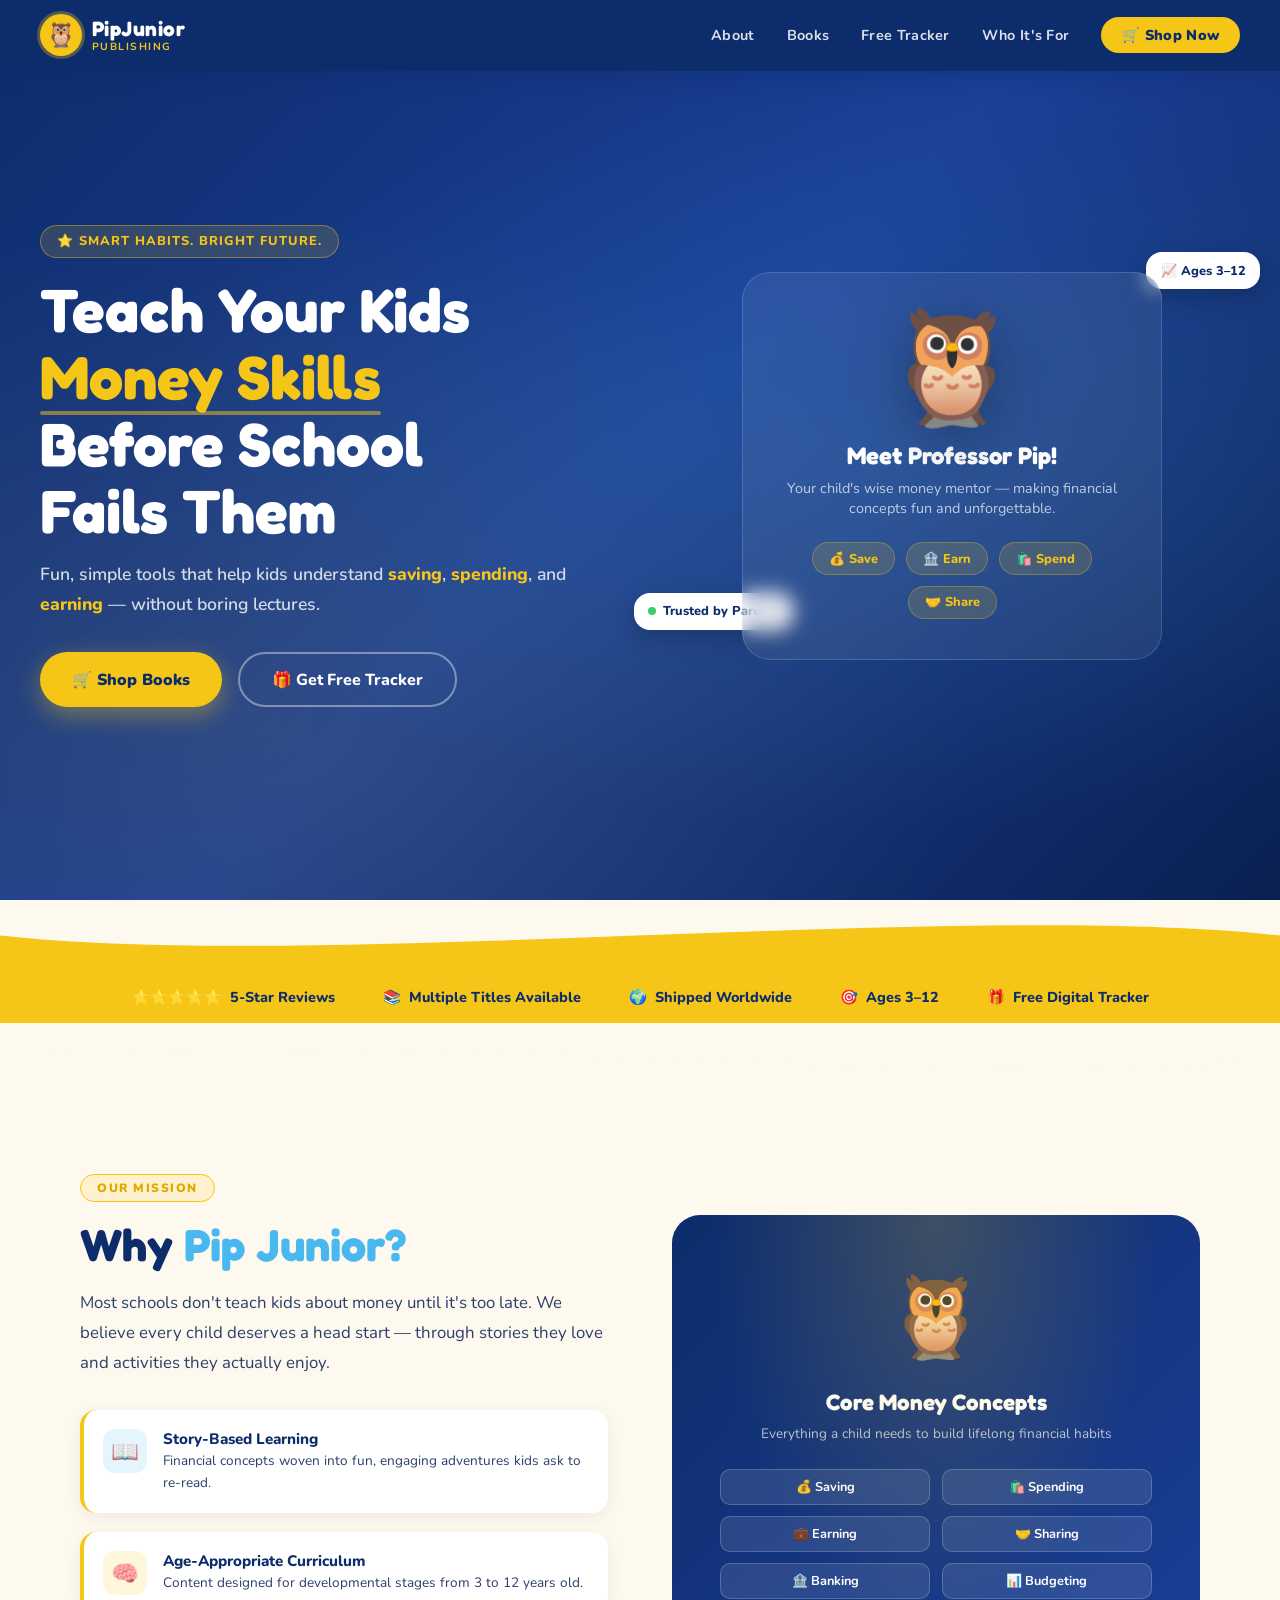
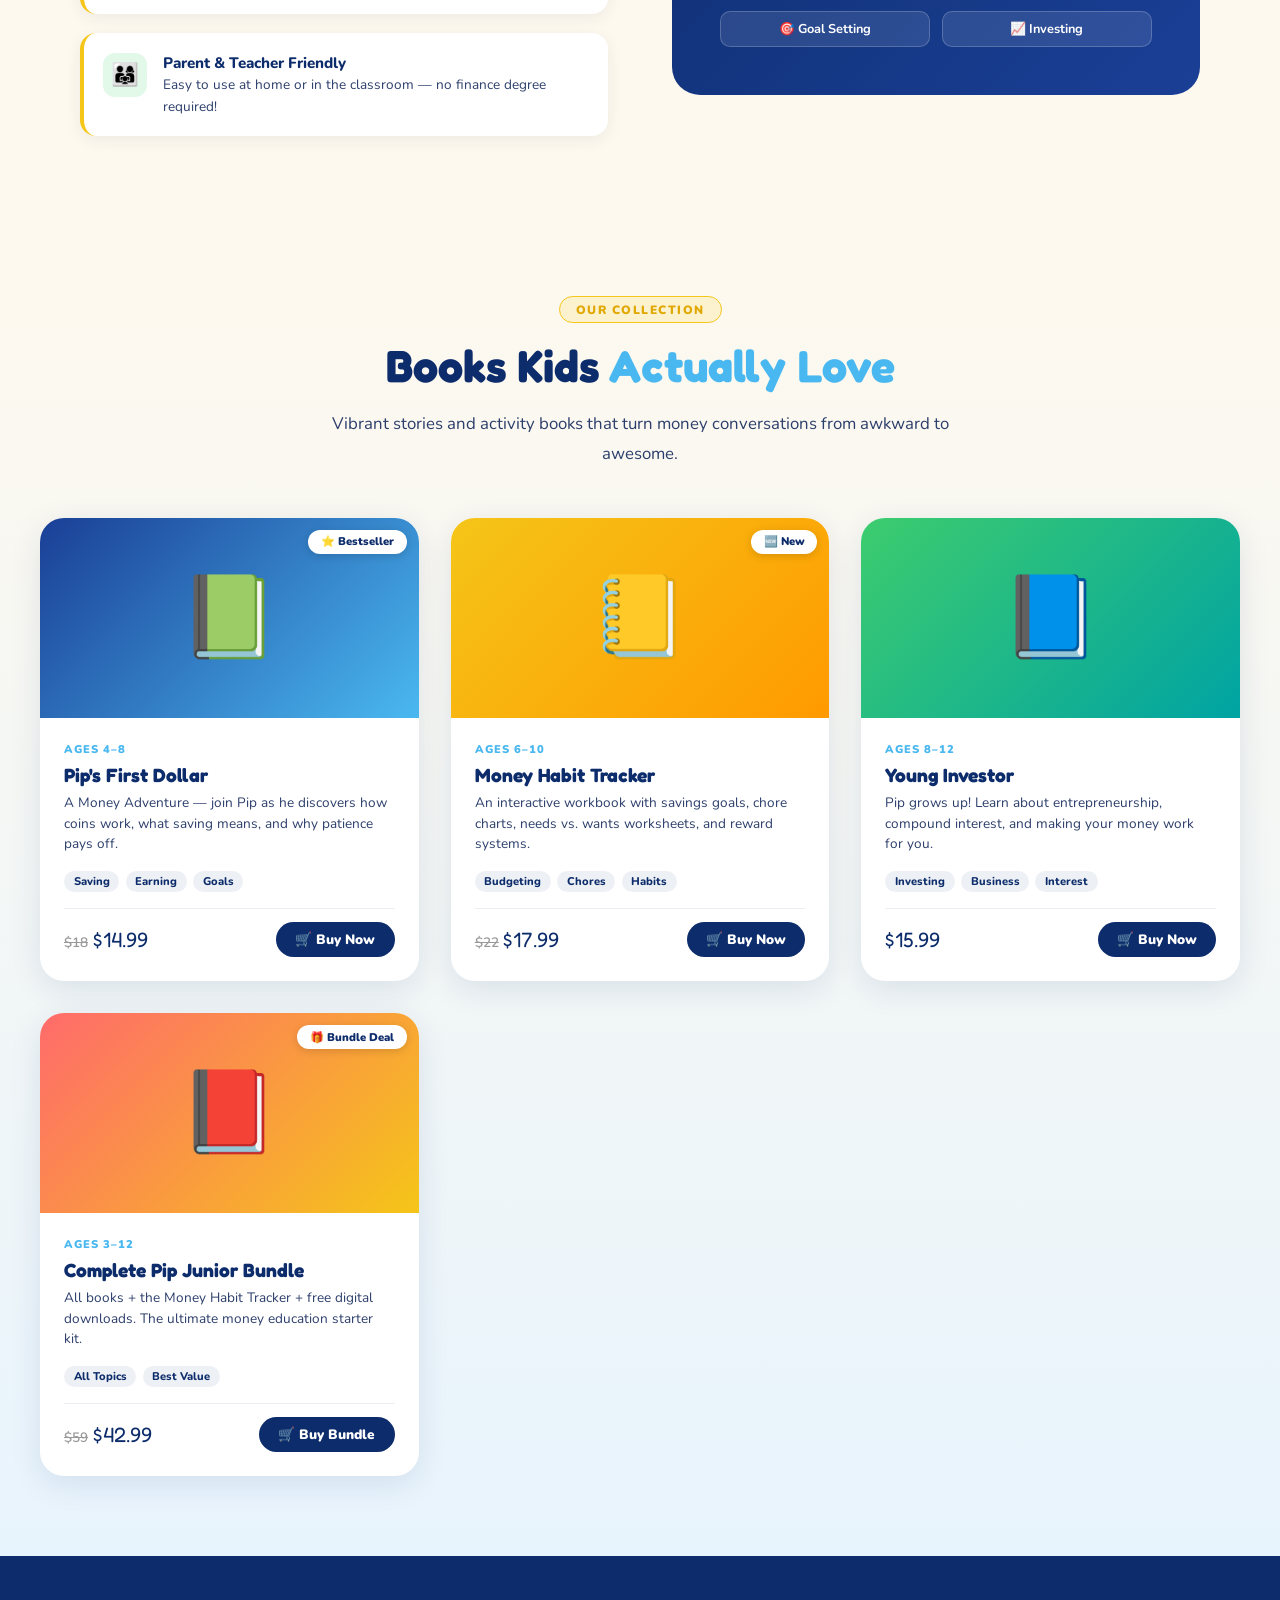
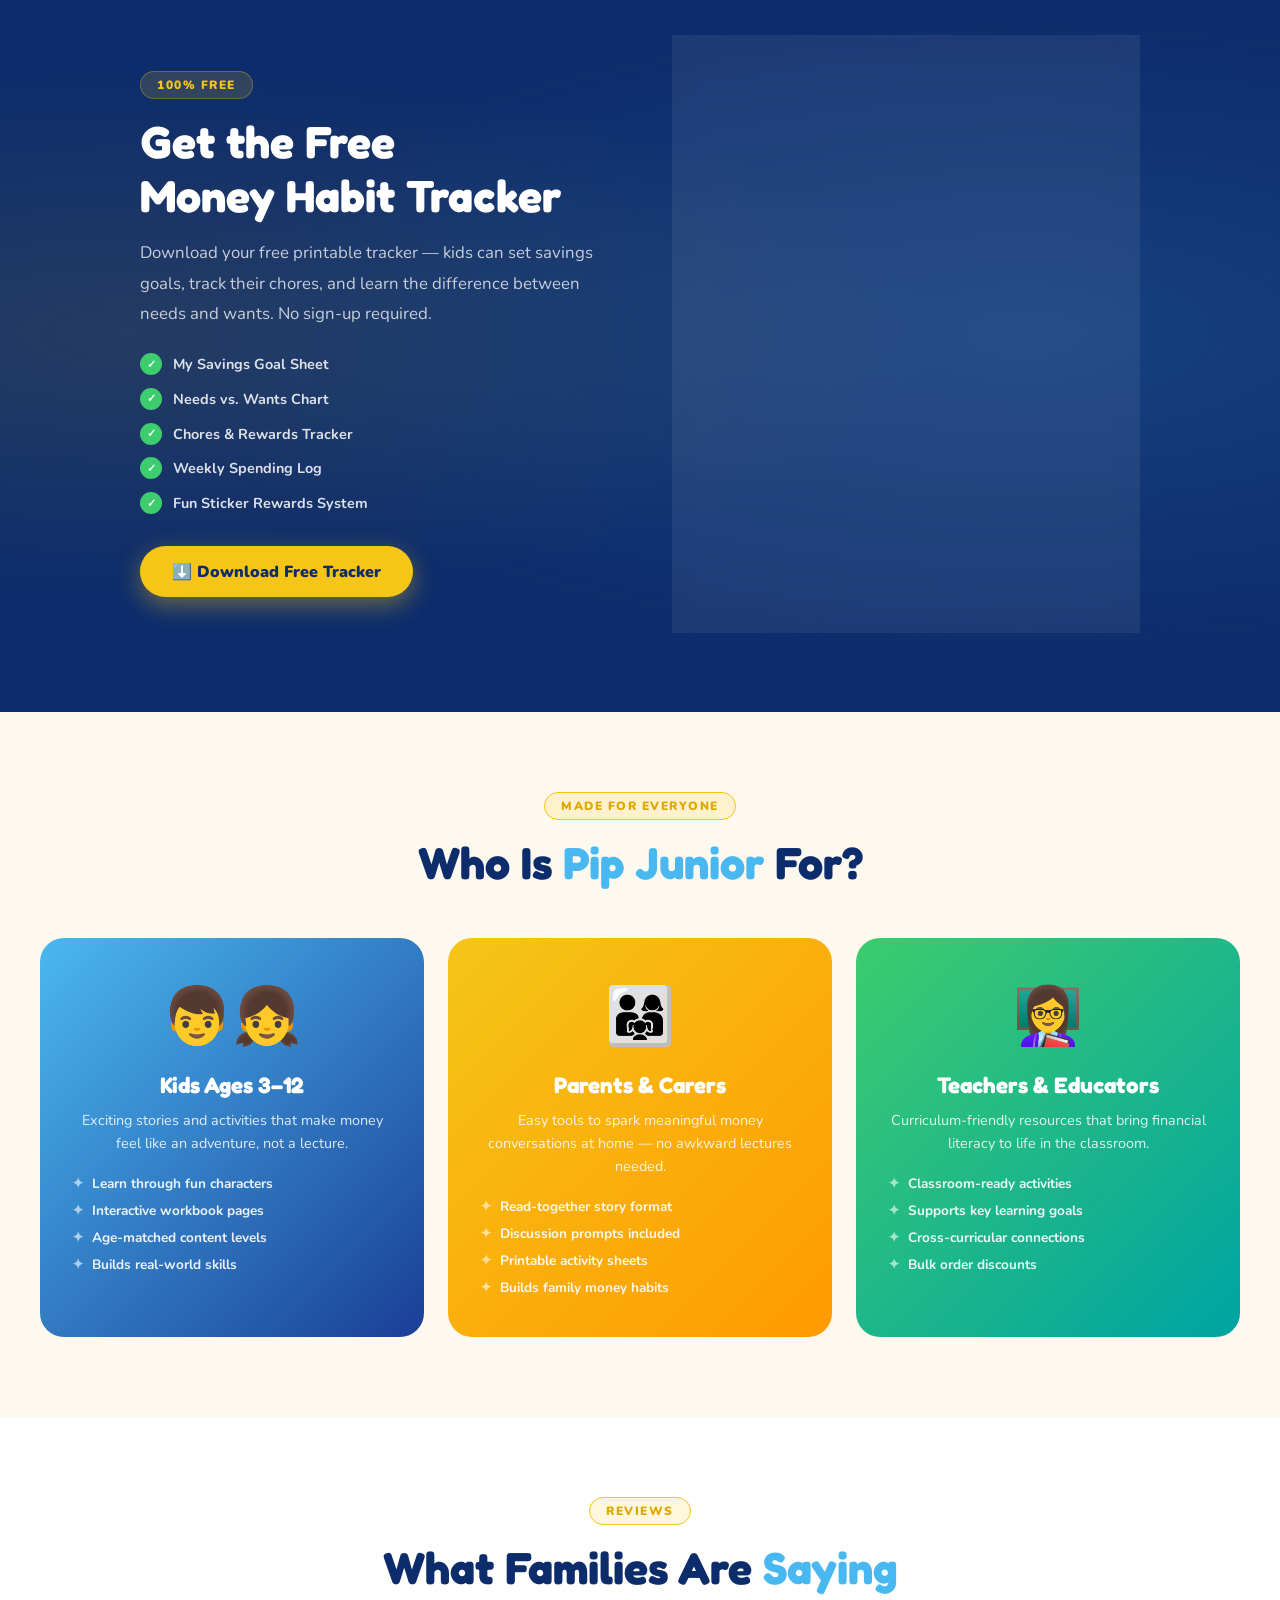
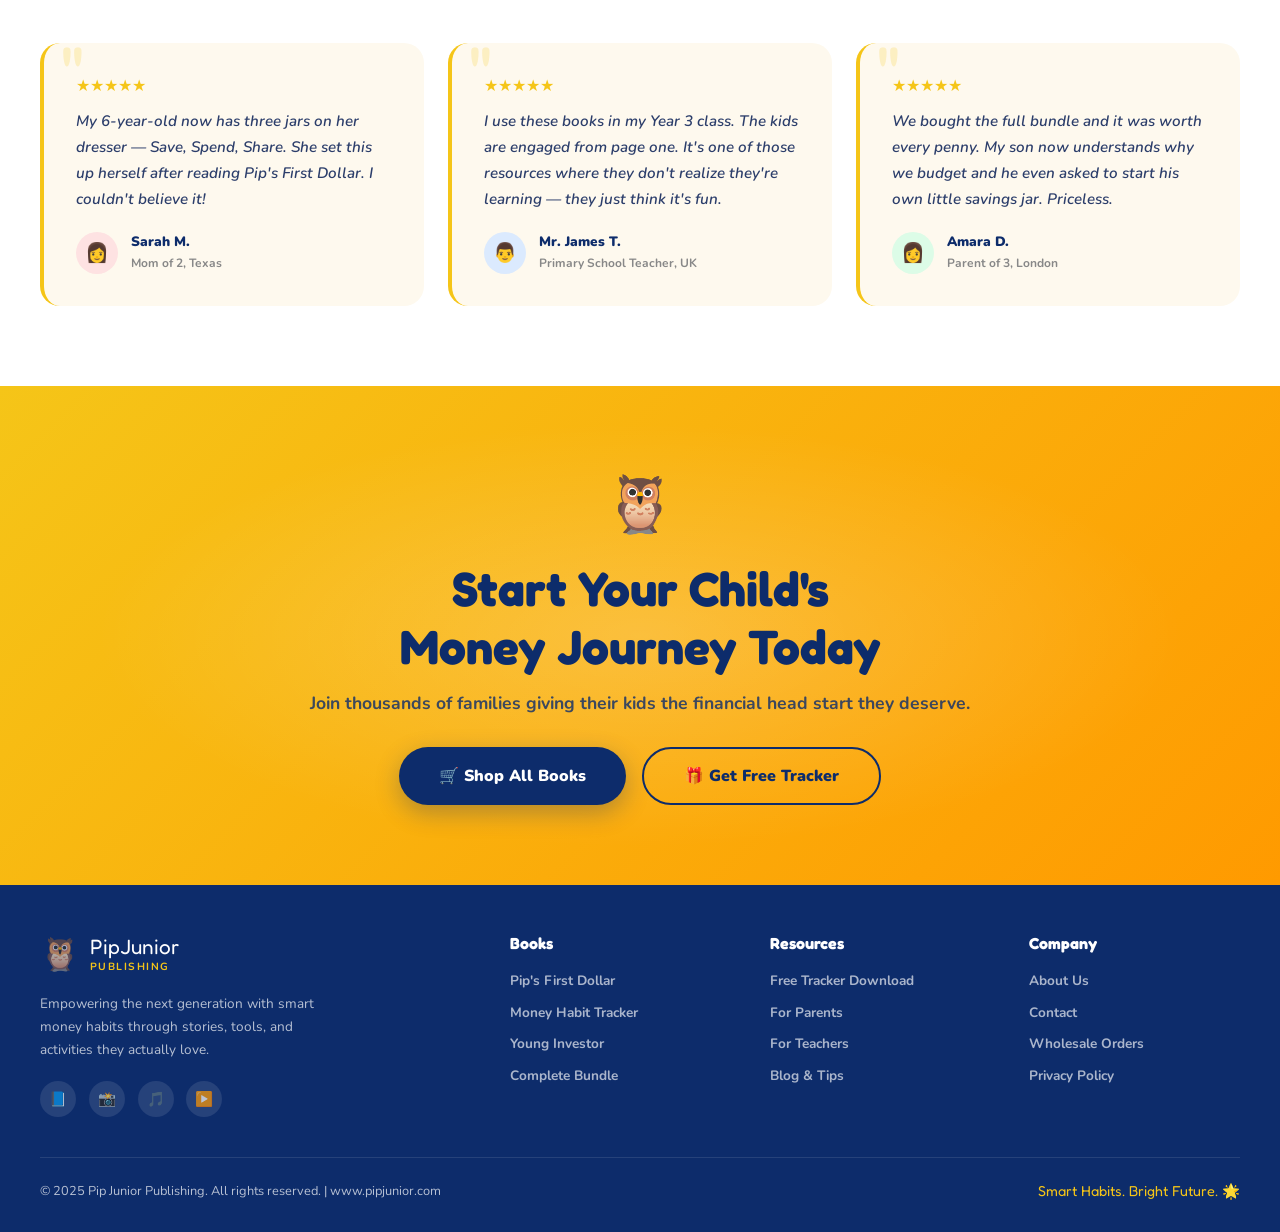
<file: PJ/index.html>
<!DOCTYPE html>
<html lang="en">
<head>
<meta charset="UTF-8">
<meta name="viewport" content="width=device-width, initial-scale=1.0">
<title>Pip Junior Publishing – Smart Habits. Bright Future.</title>
<link href="https://fonts.googleapis.com/css2?family=Fredoka+One&family=Nunito:wght@400;600;700;800;900&display=swap" rel="stylesheet">
<style>
  :root {
    --navy: #0d2c6b;
    --navy-light: #1a3f96;
    --gold: #f5c518;
    --gold-dark: #e0a800;
    --white: #ffffff;
    --off-white: #fef9ee;
    --sky: #4ab8f0;
    --green: #3dcc6e;
    --coral: #ff6b6b;
    --text-dark: #0d2c6b;
    --text-body: #2c3e6b;
  }

  * { margin: 0; padding: 0; box-sizing: border-box; }

  html { scroll-behavior: smooth; }

  body {
    font-family: 'Nunito', sans-serif;
    background: var(--off-white);
    color: var(--text-dark);
    overflow-x: hidden;
  }

  /* ─── FLOATING COINS ─── */
  .coin {
    position: fixed;
    font-size: 1.5rem;
    opacity: 0.12;
    pointer-events: none;
    z-index: 0;
    animation: floatCoin linear infinite;
  }
  @keyframes floatCoin {
    0% { transform: translateY(110vh) rotate(0deg); opacity: 0; }
    10% { opacity: 0.12; }
    90% { opacity: 0.12; }
    100% { transform: translateY(-10vh) rotate(720deg); opacity: 0; }
  }

  /* ─── NAV ─── */
  nav {
    position: fixed; top: 0; left: 0; right: 0; z-index: 100;
    background: var(--navy);
    display: flex; align-items: center; justify-content: space-between;
    padding: 0.9rem 2.5rem;
    box-shadow: 0 4px 20px rgba(13,44,107,0.4);
  }
  .nav-logo {
    display: flex; align-items: center; gap: 0.6rem;
    text-decoration: none;
  }
  .nav-logo .owl-icon {
    width: 42px; height: 42px;
    background: var(--gold);
    border-radius: 50%;
    display: flex; align-items: center; justify-content: center;
    font-size: 1.5rem;
    box-shadow: 0 0 0 3px rgba(245,197,24,0.3);
  }
  .nav-logo-text {
    display: flex; flex-direction: column; line-height: 1.1;
  }
  .nav-logo-text strong {
    font-family: 'Fredoka One', cursive;
    font-size: 1.3rem;
    color: var(--white);
    letter-spacing: 0.5px;
  }
  .nav-logo-text span {
    font-size: 0.65rem;
    color: var(--gold);
    font-weight: 700;
    letter-spacing: 1.5px;
    text-transform: uppercase;
  }
  .nav-links {
    display: flex; align-items: center; gap: 2rem;
    list-style: none;
  }
  .nav-links a {
    color: rgba(255,255,255,0.85);
    text-decoration: none;
    font-weight: 700;
    font-size: 0.9rem;
    letter-spacing: 0.3px;
    transition: color 0.2s;
  }
  .nav-links a:hover { color: var(--gold); }
  .nav-cta {
    background: var(--gold);
    color: var(--navy) !important;
    padding: 0.5rem 1.3rem;
    border-radius: 50px;
    font-weight: 900 !important;
    transition: transform 0.2s, box-shadow 0.2s !important;
  }
  .nav-cta:hover {
    transform: translateY(-2px);
    box-shadow: 0 6px 16px rgba(245,197,24,0.5);
  }

  /* ─── HERO ─── */
  .hero {
    min-height: 100vh;
    background: linear-gradient(135deg, var(--navy) 0%, #1a3f96 50%, #0a2050 100%);
    position: relative;
    overflow: hidden;
    display: flex;
    align-items: center;
    padding: 6rem 2.5rem 4rem;
  }
  .hero::before {
    content: '';
    position: absolute; inset: 0;
    background: radial-gradient(ellipse at 70% 50%, rgba(74,184,240,0.15) 0%, transparent 60%),
                radial-gradient(ellipse at 20% 80%, rgba(245,197,24,0.1) 0%, transparent 50%);
  }
  .hero-stars {
    position: absolute; inset: 0; pointer-events: none;
  }
  .star {
    position: absolute;
    width: 4px; height: 4px;
    background: white;
    border-radius: 50%;
    opacity: 0;
    animation: twinkle ease-in-out infinite;
  }
  @keyframes twinkle {
    0%, 100% { opacity: 0; transform: scale(0.5); }
    50% { opacity: 0.7; transform: scale(1); }
  }

  .hero-inner {
    max-width: 1200px;
    margin: 0 auto;
    display: grid;
    grid-template-columns: 1fr 1fr;
    gap: 3rem;
    align-items: center;
    position: relative; z-index: 2;
    width: 100%;
  }
  .hero-badge {
    display: inline-flex; align-items: center; gap: 0.5rem;
    background: rgba(245,197,24,0.15);
    border: 1.5px solid rgba(245,197,24,0.4);
    color: var(--gold);
    padding: 0.4rem 1rem;
    border-radius: 50px;
    font-size: 0.8rem;
    font-weight: 800;
    letter-spacing: 1px;
    text-transform: uppercase;
    margin-bottom: 1.2rem;
    animation: fadeInDown 0.6s ease both;
  }
  .hero-title {
    font-family: 'Fredoka One', cursive;
    font-size: clamp(2.4rem, 5vw, 3.8rem);
    color: white;
    line-height: 1.1;
    margin-bottom: 1rem;
    animation: fadeInDown 0.7s ease 0.1s both;
  }
  .hero-title .highlight {
    color: var(--gold);
    position: relative;
    display: inline-block;
  }
  .hero-title .highlight::after {
    content: '';
    position: absolute;
    bottom: -4px; left: 0; right: 0;
    height: 4px;
    background: var(--gold);
    border-radius: 2px;
    opacity: 0.5;
  }
  .hero-sub {
    font-size: 1.1rem;
    color: rgba(255,255,255,0.8);
    line-height: 1.7;
    margin-bottom: 2rem;
    font-weight: 600;
    animation: fadeInDown 0.7s ease 0.2s both;
  }
  .hero-sub span { color: var(--gold); font-weight: 800; }
  .hero-btns {
    display: flex; gap: 1rem; flex-wrap: wrap;
    animation: fadeInDown 0.7s ease 0.3s both;
  }
  .btn-primary {
    display: inline-flex; align-items: center; gap: 0.5rem;
    background: var(--gold);
    color: var(--navy);
    padding: 0.9rem 2rem;
    border-radius: 50px;
    font-weight: 900;
    font-size: 1rem;
    text-decoration: none;
    transition: transform 0.2s, box-shadow 0.2s;
    box-shadow: 0 8px 24px rgba(245,197,24,0.4);
  }
  .btn-primary:hover { transform: translateY(-3px); box-shadow: 0 12px 32px rgba(245,197,24,0.5); }
  .btn-secondary {
    display: inline-flex; align-items: center; gap: 0.5rem;
    background: transparent;
    color: white;
    padding: 0.9rem 2rem;
    border-radius: 50px;
    font-weight: 800;
    font-size: 1rem;
    text-decoration: none;
    border: 2px solid rgba(255,255,255,0.4);
    transition: all 0.2s;
  }
  .btn-secondary:hover { background: rgba(255,255,255,0.1); border-color: white; }

  /* Hero visual side */
  .hero-visual {
    position: relative;
    display: flex;
    justify-content: center;
    align-items: center;
    animation: fadeInRight 0.8s ease 0.2s both;
  }
  .hero-card {
    background: rgba(255,255,255,0.07);
    border: 1px solid rgba(255,255,255,0.15);
    backdrop-filter: blur(10px);
    border-radius: 28px;
    padding: 2.5rem;
    text-align: center;
    position: relative;
    width: 100%;
    max-width: 420px;
  }
  .owl-mascot {
    font-size: 7rem;
    line-height: 1;
    margin-bottom: 1rem;
    filter: drop-shadow(0 10px 30px rgba(0,0,0,0.3));
    animation: owlFloat 3s ease-in-out infinite;
  }
  @keyframes owlFloat {
    0%, 100% { transform: translateY(0px) rotate(-2deg); }
    50% { transform: translateY(-12px) rotate(2deg); }
  }
  .hero-card h3 {
    font-family: 'Fredoka One', cursive;
    font-size: 1.5rem;
    color: white;
    margin-bottom: 0.5rem;
  }
  .hero-card p { color: rgba(255,255,255,0.7); font-size: 0.9rem; margin-bottom: 1.5rem; }
  .stat-pills {
    display: flex; gap: 0.7rem; justify-content: center; flex-wrap: wrap;
  }
  .stat-pill {
    background: rgba(245,197,24,0.15);
    border: 1px solid rgba(245,197,24,0.3);
    color: var(--gold);
    padding: 0.4rem 1rem;
    border-radius: 50px;
    font-size: 0.8rem;
    font-weight: 800;
  }
  .floating-badge {
    position: absolute;
    background: white;
    border-radius: 16px;
    padding: 0.6rem 0.9rem;
    display: flex; align-items: center; gap: 0.4rem;
    font-size: 0.8rem;
    font-weight: 800;
    color: var(--navy);
    box-shadow: 0 8px 24px rgba(0,0,0,0.2);
    animation: badgeFloat 4s ease-in-out infinite;
  }
  .floating-badge.b1 { top: -20px; right: -20px; animation-delay: 0s; }
  .floating-badge.b2 { bottom: 30px; left: -30px; animation-delay: 1.5s; }
  .floating-badge .dot { width: 8px; height: 8px; border-radius: 50%; background: var(--green); }
  @keyframes badgeFloat {
    0%, 100% { transform: translateY(0); }
    50% { transform: translateY(-8px); }
  }

  /* ─── WAVE DIVIDER ─── */
  .wave-divider { line-height: 0; }
  .wave-divider svg { display: block; width: 100%; }

  /* ─── SOCIAL PROOF STRIP ─── */
  .proof-strip {
    background: var(--gold);
    padding: 1rem 2.5rem;
    display: flex; align-items: center; justify-content: center; gap: 3rem;
    flex-wrap: wrap;
  }
  .proof-item {
    display: flex; align-items: center; gap: 0.5rem;
    font-weight: 800; color: var(--navy); font-size: 0.9rem;
  }

  /* ─── ABOUT SECTION ─── */
  .section {
    padding: 5rem 2.5rem;
    max-width: 1200px;
    margin: 0 auto;
  }
  .section-tag {
    display: inline-block;
    background: rgba(245,197,24,0.15);
    border: 1.5px solid var(--gold);
    color: var(--gold-dark);
    padding: 0.3rem 1rem;
    border-radius: 50px;
    font-size: 0.75rem;
    font-weight: 900;
    letter-spacing: 1.5px;
    text-transform: uppercase;
    margin-bottom: 1rem;
  }
  .section-title {
    font-family: 'Fredoka One', cursive;
    font-size: clamp(1.8rem, 4vw, 2.8rem);
    color: var(--navy);
    line-height: 1.2;
    margin-bottom: 1rem;
  }
  .section-title .accent { color: var(--sky); }
  .section-body {
    font-size: 1.05rem;
    color: var(--text-body);
    line-height: 1.8;
    max-width: 620px;
  }

  /* About Grid */
  .about-grid {
    display: grid;
    grid-template-columns: 1fr 1fr;
    gap: 4rem;
    align-items: center;
  }
  .about-features {
    display: flex; flex-direction: column; gap: 1.2rem;
    margin-top: 2rem;
  }
  .feature-item {
    display: flex; gap: 1rem; align-items: flex-start;
    background: white;
    border-radius: 16px;
    padding: 1.2rem;
    box-shadow: 0 4px 16px rgba(13,44,107,0.07);
    border-left: 4px solid var(--gold);
    transition: transform 0.2s;
  }
  .feature-item:hover { transform: translateX(6px); }
  .feature-icon {
    width: 44px; height: 44px; min-width: 44px;
    border-radius: 12px;
    display: flex; align-items: center; justify-content: center;
    font-size: 1.4rem;
  }
  .feature-icon.blue { background: rgba(74,184,240,0.15); }
  .feature-icon.gold { background: rgba(245,197,24,0.15); }
  .feature-icon.green { background: rgba(61,204,110,0.15); }
  .feature-text strong { display: block; font-size: 0.95rem; font-weight: 800; color: var(--navy); }
  .feature-text span { font-size: 0.85rem; color: var(--text-body); }

  .about-visual {
    background: linear-gradient(135deg, var(--navy) 0%, #1a3f96 100%);
    border-radius: 28px;
    padding: 3rem;
    text-align: center;
    position: relative;
    overflow: hidden;
  }
  .about-visual::before {
    content: '';
    position: absolute; inset: 0;
    background: radial-gradient(ellipse at 50% 0%, rgba(245,197,24,0.2) 0%, transparent 60%);
  }
  .about-visual .big-owl { font-size: 5rem; margin-bottom: 1rem; }
  .about-visual h3 {
    font-family: 'Fredoka One', cursive;
    font-size: 1.4rem; color: white; margin-bottom: 0.5rem;
  }
  .about-visual p { color: rgba(255,255,255,0.7); font-size: 0.85rem; line-height: 1.6; }
  .topics-grid {
    display: grid; grid-template-columns: 1fr 1fr; gap: 0.7rem; margin-top: 1.5rem;
  }
  .topic-chip {
    background: rgba(255,255,255,0.1);
    border: 1px solid rgba(255,255,255,0.2);
    color: white;
    padding: 0.5rem;
    border-radius: 10px;
    font-size: 0.8rem;
    font-weight: 700;
    text-align: center;
  }

  /* ─── BOOKS SECTION ─── */
  .books-section {
    background: linear-gradient(180deg, var(--off-white) 0%, #e8f4fd 100%);
    padding: 5rem 2.5rem;
  }
  .books-inner { max-width: 1200px; margin: 0 auto; }
  .books-header { text-align: center; margin-bottom: 3rem; }
  .books-grid {
    display: grid;
    grid-template-columns: repeat(auto-fill, minmax(280px, 1fr));
    gap: 2rem;
  }
  .book-card {
    background: white;
    border-radius: 24px;
    overflow: hidden;
    box-shadow: 0 8px 32px rgba(13,44,107,0.1);
    transition: transform 0.3s, box-shadow 0.3s;
    position: relative;
  }
  .book-card:hover {
    transform: translateY(-8px);
    box-shadow: 0 20px 48px rgba(13,44,107,0.18);
  }
  .book-card-img {
    height: 200px;
    display: flex; align-items: center; justify-content: center;
    font-size: 5rem;
    position: relative;
    overflow: hidden;
  }
  .book-card-img.c1 { background: linear-gradient(135deg, #1a3f96, #4ab8f0); }
  .book-card-img.c2 { background: linear-gradient(135deg, #f5c518, #ff9a00); }
  .book-card-img.c3 { background: linear-gradient(135deg, #3dcc6e, #00a3a3); }
  .book-card-img.c4 { background: linear-gradient(135deg, #ff6b6b, #f5c518); }
  .book-badge {
    position: absolute; top: 12px; right: 12px;
    background: white;
    border-radius: 50px;
    padding: 0.3rem 0.8rem;
    font-size: 0.7rem;
    font-weight: 900;
    color: var(--navy);
    box-shadow: 0 2px 8px rgba(0,0,0,0.15);
  }
  .book-info { padding: 1.5rem; }
  .book-age {
    font-size: 0.7rem;
    font-weight: 900;
    color: var(--sky);
    letter-spacing: 1px;
    text-transform: uppercase;
    margin-bottom: 0.4rem;
  }
  .book-info h3 {
    font-family: 'Fredoka One', cursive;
    font-size: 1.2rem;
    color: var(--navy);
    margin-bottom: 0.4rem;
  }
  .book-info p { font-size: 0.85rem; color: var(--text-body); line-height: 1.5; margin-bottom: 1rem; }
  .book-topics { display: flex; gap: 0.4rem; flex-wrap: wrap; margin-bottom: 1rem; }
  .topic-tag {
    background: rgba(13,44,107,0.07);
    color: var(--navy);
    padding: 0.2rem 0.6rem;
    border-radius: 50px;
    font-size: 0.7rem;
    font-weight: 800;
  }
  .book-footer {
    display: flex; align-items: center; justify-content: space-between;
    padding-top: 0.8rem;
    border-top: 1px solid rgba(13,44,107,0.08);
  }
  .book-price {
    font-family: 'Fredoka One', cursive;
    font-size: 1.3rem;
    color: var(--navy);
  }
  .book-price .orig { font-size: 0.85rem; color: #999; text-decoration: line-through; font-family: 'Nunito'; font-weight: 600; margin-right: 0.3rem; }
  .btn-buy {
    background: var(--navy);
    color: white;
    padding: 0.5rem 1.2rem;
    border-radius: 50px;
    font-weight: 900;
    font-size: 0.85rem;
    text-decoration: none;
    transition: all 0.2s;
    display: inline-flex; align-items: center; gap: 0.3rem;
  }
  .btn-buy:hover { background: var(--gold); color: var(--navy); transform: scale(1.05); }

  /* ─── FREE TRACKER ─── */
  .tracker-section {
    background: var(--navy);
    padding: 5rem 2.5rem;
    position: relative;
    overflow: hidden;
  }
  .tracker-section::before {
    content: '';
    position: absolute; inset: 0;
    background: radial-gradient(ellipse at 80% 50%, rgba(74,184,240,0.15) 0%, transparent 60%),
                radial-gradient(ellipse at 10% 50%, rgba(245,197,24,0.1) 0%, transparent 50%);
  }
  .tracker-inner {
    max-width: 1000px; margin: 0 auto;
    display: grid; grid-template-columns: 1fr 1fr;
    gap: 4rem; align-items: center;
    position: relative; z-index: 2;
  }
  .tracker-content .section-tag { background: rgba(245,197,24,0.15); color: var(--gold); border-color: rgba(245,197,24,0.3); }
  .tracker-content .section-title { color: white; }
  .tracker-content .section-body { color: rgba(255,255,255,0.75); }
  .tracker-features { display: flex; flex-direction: column; gap: 0.8rem; margin: 1.5rem 0 2rem; }
  .tracker-feat {
    display: flex; align-items: center; gap: 0.7rem;
    color: rgba(255,255,255,0.85);
    font-weight: 700; font-size: 0.9rem;
  }
  .tracker-feat .check {
    width: 22px; height: 22px; min-width: 22px;
    background: var(--green);
    border-radius: 50%;
    display: flex; align-items: center; justify-content: center;
    font-size: 0.7rem; color: white;
  }
  .tracker-visual {
    background: rgba(255,255,255,0.07);
    border: 1px solid rgba(255,255,255,0.15);
    border-radius: 24px;
    padding: 2rem;
    backdrop-filter: blur(10px);
  }
  .tracker-visual .tracker-icon { font-size: 4rem; text-align: center; margin-bottom: 1rem; }
  .tracker-sheet {
    background: white;
    border-radius: 16px;
    padding: 1.2rem;
    margin-bottom: 1rem;
  }
  .tracker-sheet h4 {
    font-family: 'Fredoka One', cursive;
    color: var(--navy); font-size: 1rem;
    margin-bottom: 0.8rem;
    display: flex; align-items: center; gap: 0.4rem;
  }
  .tracker-row {
    display: flex; justify-content: space-between; align-items: center;
    padding: 0.4rem 0;
    border-bottom: 1px solid rgba(13,44,107,0.08);
    font-size: 0.8rem; font-weight: 700; color: var(--text-body);
  }
  .tracker-row:last-child { border-bottom: none; }
  .stars { color: var(--gold); letter-spacing: -2px; }

  /* ─── WHO IS IT FOR ─── */
  .audience-section { padding: 5rem 2.5rem; background: var(--off-white); }
  .audience-inner { max-width: 1200px; margin: 0 auto; }
  .audience-header { text-align: center; margin-bottom: 3rem; }
  .audience-cards {
    display: grid;
    grid-template-columns: repeat(3, 1fr);
    gap: 1.5rem;
  }
  .audience-card {
    border-radius: 24px;
    padding: 2.5rem 2rem;
    text-align: center;
    position: relative; overflow: hidden;
    transition: transform 0.3s;
  }
  .audience-card:hover { transform: translateY(-6px); }
  .audience-card.kids { background: linear-gradient(135deg, #4ab8f0, #1a3f96); }
  .audience-card.parents { background: linear-gradient(135deg, #f5c518, #ff9a00); }
  .audience-card.teachers { background: linear-gradient(135deg, #3dcc6e, #00a3a3); }
  .audience-emoji { font-size: 3.5rem; margin-bottom: 1rem; }
  .audience-card h3 {
    font-family: 'Fredoka One', cursive;
    font-size: 1.4rem; color: white;
    margin-bottom: 0.7rem;
  }
  .audience-card p { color: rgba(255,255,255,0.85); font-size: 0.9rem; line-height: 1.6; }
  .audience-list {
    list-style: none; margin-top: 1.2rem; text-align: left;
    display: flex; flex-direction: column; gap: 0.5rem;
  }
  .audience-list li {
    color: rgba(255,255,255,0.9); font-size: 0.85rem; font-weight: 700;
    display: flex; gap: 0.5rem; align-items: center;
  }
  .audience-list li::before { content: '✦'; color: rgba(255,255,255,0.6); flex-shrink: 0; }

  /* ─── TESTIMONIALS ─── */
  .testimonials-section {
    background: white;
    padding: 5rem 2.5rem;
  }
  .testimonials-inner { max-width: 1200px; margin: 0 auto; }
  .testimonials-header { text-align: center; margin-bottom: 3rem; }
  .testimonials-grid {
    display: grid;
    grid-template-columns: repeat(3, 1fr);
    gap: 1.5rem;
  }
  .testimonial-card {
    background: var(--off-white);
    border-radius: 20px;
    padding: 2rem;
    border-left: 4px solid var(--gold);
    position: relative;
  }
  .testimonial-card::before {
    content: '"';
    font-family: 'Fredoka One', cursive;
    font-size: 5rem;
    color: var(--gold);
    opacity: 0.2;
    position: absolute;
    top: -10px; left: 15px;
    line-height: 1;
  }
  .testimonial-stars { color: var(--gold); font-size: 1rem; margin-bottom: 0.8rem; }
  .testimonial-card blockquote {
    font-size: 0.95rem;
    color: var(--text-body);
    line-height: 1.7;
    font-weight: 600;
    font-style: italic;
    margin-bottom: 1.2rem;
  }
  .testimonial-author {
    display: flex; align-items: center; gap: 0.8rem;
  }
  .author-avatar {
    width: 42px; height: 42px;
    border-radius: 50%;
    display: flex; align-items: center; justify-content: center;
    font-size: 1.2rem;
  }
  .author-avatar.a1 { background: #fee2e2; }
  .author-avatar.a2 { background: #dbeafe; }
  .author-avatar.a3 { background: #dcfce7; }
  .author-name { font-weight: 900; font-size: 0.85rem; color: var(--navy); display: block; }
  .author-role { font-size: 0.75rem; color: #888; font-weight: 700; }

  /* ─── FREE TRACKER CTA ─── */
  .final-cta {
    background: linear-gradient(135deg, var(--gold) 0%, #ff9a00 100%);
    padding: 5rem 2.5rem;
    text-align: center;
    position: relative; overflow: hidden;
  }
  .final-cta::before {
    content: '';
    position: absolute; inset: 0;
    background: radial-gradient(ellipse at 50% 50%, rgba(255,255,255,0.2) 0%, transparent 60%);
  }
  .final-cta-inner { position: relative; z-index: 2; max-width: 700px; margin: 0 auto; }
  .final-cta h2 {
    font-family: 'Fredoka One', cursive;
    font-size: clamp(2rem, 5vw, 3rem);
    color: var(--navy);
    margin-bottom: 1rem;
  }
  .final-cta p { color: rgba(13,44,107,0.8); font-size: 1.1rem; font-weight: 700; margin-bottom: 2rem; }
  .final-btns { display: flex; gap: 1rem; justify-content: center; flex-wrap: wrap; }
  .btn-dark {
    background: var(--navy);
    color: white;
    padding: 1rem 2.5rem;
    border-radius: 50px;
    font-weight: 900;
    font-size: 1rem;
    text-decoration: none;
    display: inline-flex; align-items: center; gap: 0.5rem;
    transition: transform 0.2s, box-shadow 0.2s;
    box-shadow: 0 8px 24px rgba(13,44,107,0.3);
  }
  .btn-dark:hover { transform: translateY(-3px); box-shadow: 0 12px 32px rgba(13,44,107,0.4); }
  .btn-outline-dark {
    background: transparent;
    color: var(--navy);
    padding: 1rem 2.5rem;
    border-radius: 50px;
    font-weight: 900;
    font-size: 1rem;
    text-decoration: none;
    border: 2.5px solid var(--navy);
    display: inline-flex; align-items: center; gap: 0.5rem;
    transition: all 0.2s;
  }
  .btn-outline-dark:hover { background: rgba(13,44,107,0.1); }

  /* ─── FOOTER ─── */
  footer {
    background: var(--navy);
    color: rgba(255,255,255,0.7);
    padding: 3rem 2.5rem 2rem;
  }
  .footer-inner {
    max-width: 1200px; margin: 0 auto;
    display: grid; grid-template-columns: 2fr 1fr 1fr 1fr;
    gap: 3rem;
  }
  .footer-brand p { font-size: 0.85rem; line-height: 1.7; margin-top: 1rem; max-width: 280px; }
  .footer-col h4 {
    font-family: 'Fredoka One', cursive;
    color: white; font-size: 1rem; margin-bottom: 1rem;
  }
  .footer-col ul { list-style: none; display: flex; flex-direction: column; gap: 0.6rem; }
  .footer-col ul a { color: rgba(255,255,255,0.65); text-decoration: none; font-size: 0.85rem; font-weight: 700; transition: color 0.2s; }
  .footer-col ul a:hover { color: var(--gold); }
  .footer-bottom {
    max-width: 1200px; margin: 2.5rem auto 0;
    padding-top: 1.5rem;
    border-top: 1px solid rgba(255,255,255,0.1);
    display: flex; justify-content: space-between; align-items: center; flex-wrap: wrap; gap: 1rem;
  }
  .footer-bottom p { font-size: 0.8rem; }
  .footer-tagline {
    font-family: 'Fredoka One', cursive;
    color: var(--gold);
    font-size: 0.9rem;
  }
  .social-links { display: flex; gap: 0.8rem; }
  .social-link {
    width: 36px; height: 36px;
    border-radius: 50%;
    background: rgba(255,255,255,0.1);
    display: flex; align-items: center; justify-content: center;
    font-size: 0.9rem;
    transition: background 0.2s;
    cursor: pointer;
  }
  .social-link:hover { background: var(--gold); }

  /* Animations */
  @keyframes fadeInDown {
    from { opacity: 0; transform: translateY(-20px); }
    to { opacity: 1; transform: translateY(0); }
  }
  @keyframes fadeInRight {
    from { opacity: 0; transform: translateX(30px); }
    to { opacity: 1; transform: translateX(0); }
  }

  /* Scroll reveal */
  .reveal { opacity: 0; transform: translateY(30px); transition: opacity 0.6s ease, transform 0.6s ease; }
  .reveal.visible { opacity: 1; transform: translateY(0); }

  /* Responsive */
  @media (max-width: 900px) {
    .hero-inner, .about-grid, .tracker-inner, .footer-inner { grid-template-columns: 1fr; }
    .audience-cards, .testimonials-grid { grid-template-columns: 1fr; }
    .hero-visual { display: none; }
    .nav-links { display: none; }
    .footer-inner { grid-template-columns: 1fr 1fr; }
  }
  @media (max-width: 600px) {
    .books-grid { grid-template-columns: 1fr; }
    .footer-inner { grid-template-columns: 1fr; }
  }
</style>
</head>
<body>

<!-- Floating coins bg -->
<div id="coins-container"></div>

<!-- ─── NAV ─── -->
<nav>
  <a href="#" class="nav-logo">
    <div class="owl-icon">🦉</div>
    <div class="nav-logo-text">
      <strong>PipJunior</strong>
      <span>Publishing</span>
    </div>
  </a>
  <ul class="nav-links">
    <li><a href="#about">About</a></li>
    <li><a href="#books">Books</a></li>
    <li><a href="#tracker">Free Tracker</a></li>
    <li><a href="#audience">Who It's For</a></li>
    <li><a href="#books" class="nav-cta">🛒 Shop Now</a></li>
  </ul>
</nav>

<!-- ─── HERO ─── -->
<section class="hero" id="home">
  <div class="hero-stars" id="hero-stars"></div>
  <div class="hero-inner">
    <div class="hero-content">
      <div class="hero-badge">⭐ Smart Habits. Bright Future.</div>
      <h1 class="hero-title">
        Teach Your Kids<br>
        <span class="highlight">Money Skills</span><br>
        Before School<br>Fails Them
      </h1>
      <p class="hero-sub">
        Fun, simple tools that help kids understand <span>saving</span>, <span>spending</span>, and <span>earning</span> — without boring lectures.
      </p>
      <div class="hero-btns">
        <a href="#books" class="btn-primary">🛒 Shop Books</a>
        <a href="#tracker" class="btn-secondary">🎁 Get Free Tracker</a>
      </div>
    </div>
    <div class="hero-visual">
      <div class="floating-badge b1">📈 Ages 3–12</div>
      <div class="floating-badge b2"><div class="dot"></div> Trusted by Parents</div>
      <div class="hero-card">
        <div class="owl-mascot">🦉</div>
        <h3>Meet Professor Pip!</h3>
        <p>Your child's wise money mentor — making financial concepts fun and unforgettable.</p>
        <div class="stat-pills">
          <div class="stat-pill">💰 Save</div>
          <div class="stat-pill">🏦 Earn</div>
          <div class="stat-pill">🛍️ Spend</div>
          <div class="stat-pill">🤝 Share</div>
        </div>
      </div>
    </div>
  </div>
</section>

<!-- Wave -->
<div class="wave-divider">
  <svg xmlns="http://www.w3.org/2000/svg" viewBox="0 0 1440 80">
    <path fill="#f5c518" d="M0,40 C360,80 1080,0 1440,40 L1440,80 L0,80 Z"/>
  </svg>
</div>

<!-- ─── PROOF STRIP ─── -->
<div class="proof-strip">
  <div class="proof-item">⭐⭐⭐⭐⭐ <span>5-Star Reviews</span></div>
  <div class="proof-item">📚 <span>Multiple Titles Available</span></div>
  <div class="proof-item">🌍 <span>Shipped Worldwide</span></div>
  <div class="proof-item">🎯 <span>Ages 3–12</span></div>
  <div class="proof-item">🎁 <span>Free Digital Tracker</span></div>
</div>
<div class="wave-divider">
  <svg xmlns="http://www.w3.org/2000/svg" viewBox="0 0 1440 80">
    <path fill="#fef9ee" d="M0,40 C360,0 1080,80 1440,40 L1440,0 L0,0 Z"/>
  </svg>
</div>

<!-- ─── ABOUT ─── -->
<div class="section" id="about">
  <div class="about-grid reveal">
    <div>
      <div class="section-tag">Our Mission</div>
      <h2 class="section-title">Why <span class="accent">Pip Junior?</span></h2>
      <p class="section-body">Most schools don't teach kids about money until it's too late. We believe every child deserves a head start — through stories they love and activities they actually enjoy.</p>
      <div class="about-features">
        <div class="feature-item">
          <div class="feature-icon blue">📖</div>
          <div class="feature-text">
            <strong>Story-Based Learning</strong>
            <span>Financial concepts woven into fun, engaging adventures kids ask to re-read.</span>
          </div>
        </div>
        <div class="feature-item">
          <div class="feature-icon gold">🧠</div>
          <div class="feature-text">
            <strong>Age-Appropriate Curriculum</strong>
            <span>Content designed for developmental stages from 3 to 12 years old.</span>
          </div>
        </div>
        <div class="feature-item">
          <div class="feature-icon green">👨‍👩‍👧</div>
          <div class="feature-text">
            <strong>Parent & Teacher Friendly</strong>
            <span>Easy to use at home or in the classroom — no finance degree required!</span>
          </div>
        </div>
      </div>
    </div>
    <div class="about-visual">
      <div class="big-owl">🦉</div>
      <h3>Core Money Concepts</h3>
      <p>Everything a child needs to build lifelong financial habits</p>
      <div class="topics-grid">
        <div class="topic-chip">💰 Saving</div>
        <div class="topic-chip">🛍️ Spending</div>
        <div class="topic-chip">💼 Earning</div>
        <div class="topic-chip">🤝 Sharing</div>
        <div class="topic-chip">🏦 Banking</div>
        <div class="topic-chip">📊 Budgeting</div>
        <div class="topic-chip">🎯 Goal Setting</div>
        <div class="topic-chip">📈 Investing</div>
      </div>
    </div>
  </div>
</div>

<!-- ─── BOOKS ─── -->
<section class="books-section" id="books">
  <div class="books-inner">
    <div class="books-header reveal">
      <div class="section-tag">Our Collection</div>
      <h2 class="section-title">Books Kids <span class="accent">Actually Love</span></h2>
      <p class="section-body" style="margin: 0 auto; text-align: center;">Vibrant stories and activity books that turn money conversations from awkward to awesome.</p>
    </div>
    <div class="books-grid">
      <div class="book-card reveal">
        <div class="book-card-img c1">
          <span>📗</span>
          <div class="book-badge">⭐ Bestseller</div>
        </div>
        <div class="book-info">
          <div class="book-age">Ages 4–8</div>
          <h3>Pip's First Dollar</h3>
          <p>A Money Adventure — join Pip as he discovers how coins work, what saving means, and why patience pays off.</p>
          <div class="book-topics">
            <span class="topic-tag">Saving</span>
            <span class="topic-tag">Earning</span>
            <span class="topic-tag">Goals</span>
          </div>
          <div class="book-footer">
            <div class="book-price"><span class="orig">$18</span>$14.99</div>
            <a href="#" class="btn-buy">🛒 Buy Now</a>
          </div>
        </div>
      </div>

      <div class="book-card reveal">
        <div class="book-card-img c2">
          <span>📒</span>
          <div class="book-badge">🆕 New</div>
        </div>
        <div class="book-info">
          <div class="book-age">Ages 6–10</div>
          <h3>Money Habit Tracker</h3>
          <p>An interactive workbook with savings goals, chore charts, needs vs. wants worksheets, and reward systems.</p>
          <div class="book-topics">
            <span class="topic-tag">Budgeting</span>
            <span class="topic-tag">Chores</span>
            <span class="topic-tag">Habits</span>
          </div>
          <div class="book-footer">
            <div class="book-price"><span class="orig">$22</span>$17.99</div>
            <a href="#" class="btn-buy">🛒 Buy Now</a>
          </div>
        </div>
      </div>

      <div class="book-card reveal">
        <div class="book-card-img c3">
          <span>📘</span>
        </div>
        <div class="book-info">
          <div class="book-age">Ages 8–12</div>
          <h3>Young Investor</h3>
          <p>Pip grows up! Learn about entrepreneurship, compound interest, and making your money work for you.</p>
          <div class="book-topics">
            <span class="topic-tag">Investing</span>
            <span class="topic-tag">Business</span>
            <span class="topic-tag">Interest</span>
          </div>
          <div class="book-footer">
            <div class="book-price">$15.99</div>
            <a href="#" class="btn-buy">🛒 Buy Now</a>
          </div>
        </div>
      </div>

      <div class="book-card reveal">
        <div class="book-card-img c4">
          <span>📕</span>
          <div class="book-badge">🎁 Bundle Deal</div>
        </div>
        <div class="book-info">
          <div class="book-age">Ages 3–12</div>
          <h3>Complete Pip Junior Bundle</h3>
          <p>All books + the Money Habit Tracker + free digital downloads. The ultimate money education starter kit.</p>
          <div class="book-topics">
            <span class="topic-tag">All Topics</span>
            <span class="topic-tag">Best Value</span>
          </div>
          <div class="book-footer">
            <div class="book-price"><span class="orig">$59</span>$42.99</div>
            <a href="#" class="btn-buy">🛒 Buy Bundle</a>
          </div>
        </div>
      </div>
    </div>
  </div>
</section>

<!-- ─── FREE TRACKER ─── -->
<section class="tracker-section" id="tracker">
  <div class="tracker-inner">
    <div class="tracker-content reveal">
      <div class="section-tag">100% Free</div>
      <h2 class="section-title" style="color:white;">Get the Free<br>Money Habit Tracker</h2>
      <p class="section-body">Download your free printable tracker — kids can set savings goals, track their chores, and learn the difference between needs and wants. No sign-up required.</p>
      <div class="tracker-features">
        <div class="tracker-feat"><div class="check">✓</div> My Savings Goal Sheet</div>
        <div class="tracker-feat"><div class="check">✓</div> Needs vs. Wants Chart</div>
        <div class="tracker-feat"><div class="check">✓</div> Chores & Rewards Tracker</div>
        <div class="tracker-feat"><div class="check">✓</div> Weekly Spending Log</div>
        <div class="tracker-feat"><div class="check">✓</div> Fun Sticker Rewards System</div>
      </div>
      <a href="#" class="btn-primary">⬇️ Download Free Tracker</a>
    </div>
    <div class="tracker-visual reveal">
      <div class="tracker-icon">📒</div>
      <div class="tracker-sheet">
        <h4>💰 My Savings Goal</h4>
        <div class="tracker-row"><span>Goal</span><span>New Bike 🚲</span></div>
        <div class="tracker-row"><span>Target</span><span>$45.00</span></div>
        <div class="tracker-row"><span>Saved so far</span><span>$12.50</span></div>
        <div class="tracker-row"><span>Progress</span><span>28% 🌱</span></div>
      </div>
      <div class="tracker-sheet">
        <h4>⭐ Chores & Rewards</h4>
        <div class="tracker-row"><span>Make Bed</span><span class="stars">★★★★★</span></div>
        <div class="tracker-row"><span>Water Plants</span><span class="stars">★★★☆☆</span></div>
        <div class="tracker-row"><span>Help Clean Up</span><span class="stars">★★★★☆</span></div>
        <div class="tracker-row"><span>Read 20 Mins</span><span class="stars">★★★★★</span></div>
      </div>
    </div>
  </div>
</section>

<!-- ─── WHO IS IT FOR ─── -->
<section class="audience-section" id="audience">
  <div class="audience-inner">
    <div class="audience-header reveal">
      <div class="section-tag">Made For Everyone</div>
      <h2 class="section-title">Who Is <span class="accent">Pip Junior</span> For?</h2>
    </div>
    <div class="audience-cards">
      <div class="audience-card kids reveal">
        <div class="audience-emoji">👦👧</div>
        <h3>Kids Ages 3–12</h3>
        <p>Exciting stories and activities that make money feel like an adventure, not a lecture.</p>
        <ul class="audience-list">
          <li>Learn through fun characters</li>
          <li>Interactive workbook pages</li>
          <li>Age-matched content levels</li>
          <li>Builds real-world skills</li>
        </ul>
      </div>
      <div class="audience-card parents reveal">
        <div class="audience-emoji">👨‍👩‍👧</div>
        <h3>Parents & Carers</h3>
        <p>Easy tools to spark meaningful money conversations at home — no awkward lectures needed.</p>
        <ul class="audience-list">
          <li>Read-together story format</li>
          <li>Discussion prompts included</li>
          <li>Printable activity sheets</li>
          <li>Builds family money habits</li>
        </ul>
      </div>
      <div class="audience-card teachers reveal">
        <div class="audience-emoji">👩‍🏫</div>
        <h3>Teachers & Educators</h3>
        <p>Curriculum-friendly resources that bring financial literacy to life in the classroom.</p>
        <ul class="audience-list">
          <li>Classroom-ready activities</li>
          <li>Supports key learning goals</li>
          <li>Cross-curricular connections</li>
          <li>Bulk order discounts</li>
        </ul>
      </div>
    </div>
  </div>
</section>

<!-- ─── TESTIMONIALS ─── -->
<section class="testimonials-section">
  <div class="testimonials-inner">
    <div class="testimonials-header reveal">
      <div class="section-tag">Reviews</div>
      <h2 class="section-title">What Families Are <span class="accent">Saying</span></h2>
    </div>
    <div class="testimonials-grid">
      <div class="testimonial-card reveal">
        <div class="testimonial-stars">★★★★★</div>
        <blockquote>My 6-year-old now has three jars on her dresser — Save, Spend, Share. She set this up herself after reading Pip's First Dollar. I couldn't believe it!</blockquote>
        <div class="testimonial-author">
          <div class="author-avatar a1">👩</div>
          <div>
            <strong class="author-name">Sarah M.</strong>
            <span class="author-role">Mom of 2, Texas</span>
          </div>
        </div>
      </div>
      <div class="testimonial-card reveal">
        <div class="testimonial-stars">★★★★★</div>
        <blockquote>I use these books in my Year 3 class. The kids are engaged from page one. It's one of those resources where they don't realize they're learning — they just think it's fun.</blockquote>
        <div class="testimonial-author">
          <div class="author-avatar a2">👨</div>
          <div>
            <strong class="author-name">Mr. James T.</strong>
            <span class="author-role">Primary School Teacher, UK</span>
          </div>
        </div>
      </div>
      <div class="testimonial-card reveal">
        <div class="testimonial-stars">★★★★★</div>
        <blockquote>We bought the full bundle and it was worth every penny. My son now understands why we budget and he even asked to start his own little savings jar. Priceless.</blockquote>
        <div class="testimonial-author">
          <div class="author-avatar a3">👩</div>
          <div>
            <strong class="author-name">Amara D.</strong>
            <span class="author-role">Parent of 3, London</span>
          </div>
        </div>
      </div>
    </div>
  </div>
</section>

<!-- ─── FINAL CTA ─── -->
<section class="final-cta">
  <div class="final-cta-inner reveal">
    <div style="font-size:3.5rem; margin-bottom:1rem;">🦉</div>
    <h2>Start Your Child's<br>Money Journey Today</h2>
    <p>Join thousands of families giving their kids the financial head start they deserve.</p>
    <div class="final-btns">
      <a href="#books" class="btn-dark">🛒 Shop All Books</a>
      <a href="#tracker" class="btn-outline-dark">🎁 Get Free Tracker</a>
    </div>
  </div>
</section>

<!-- ─── FOOTER ─── -->
<footer>
  <div class="footer-inner">
    <div class="footer-brand">
      <div style="display:flex; align-items:center; gap:0.6rem;">
        <span style="font-size:2rem;">🦉</span>
        <div>
          <div style="font-family:'Fredoka One',cursive; color:white; font-size:1.3rem;">PipJunior</div>
          <div style="font-size:0.65rem; color:var(--gold); font-weight:700; letter-spacing:1.5px;">PUBLISHING</div>
        </div>
      </div>
      <p>Empowering the next generation with smart money habits through stories, tools, and activities they actually love.</p>
      <div class="social-links" style="margin-top:1.2rem;">
        <div class="social-link">📘</div>
        <div class="social-link">📸</div>
        <div class="social-link">🎵</div>
        <div class="social-link">▶️</div>
      </div>
    </div>
    <div class="footer-col">
      <h4>Books</h4>
      <ul>
        <li><a href="#">Pip's First Dollar</a></li>
        <li><a href="#">Money Habit Tracker</a></li>
        <li><a href="#">Young Investor</a></li>
        <li><a href="#">Complete Bundle</a></li>
      </ul>
    </div>
    <div class="footer-col">
      <h4>Resources</h4>
      <ul>
        <li><a href="#">Free Tracker Download</a></li>
        <li><a href="#">For Parents</a></li>
        <li><a href="#">For Teachers</a></li>
        <li><a href="#">Blog & Tips</a></li>
      </ul>
    </div>
    <div class="footer-col">
      <h4>Company</h4>
      <ul>
        <li><a href="#">About Us</a></li>
        <li><a href="#">Contact</a></li>
        <li><a href="#">Wholesale Orders</a></li>
        <li><a href="#">Privacy Policy</a></li>
      </ul>
    </div>
  </div>
  <div class="footer-bottom">
    <p>© 2025 Pip Junior Publishing. All rights reserved. | www.pipjunior.com</p>
    <div class="footer-tagline">Smart Habits. Bright Future. 🌟</div>
  </div>
</footer>

<script>
  // Generate twinkling stars
  const starsContainer = document.getElementById('hero-stars');
  for (let i = 0; i < 60; i++) {
    const star = document.createElement('div');
    star.className = 'star';
    star.style.left = Math.random() * 100 + '%';
    star.style.top = Math.random() * 100 + '%';
    star.style.animationDuration = (2 + Math.random() * 4) + 's';
    star.style.animationDelay = (Math.random() * 5) + 's';
    const size = Math.random() * 3 + 2;
    star.style.width = size + 'px';
    star.style.height = size + 'px';
    starsContainer.appendChild(star);
  }

  // Floating coins
  const coinsContainer = document.getElementById('coins-container');
  const coinEmojis = ['💰', '🪙', '💵', '⭐', '✨'];
  for (let i = 0; i < 8; i++) {
    const coin = document.createElement('div');
    coin.className = 'coin';
    coin.textContent = coinEmojis[Math.floor(Math.random() * coinEmojis.length)];
    coin.style.left = Math.random() * 100 + '%';
    coin.style.animationDuration = (15 + Math.random() * 20) + 's';
    coin.style.animationDelay = (Math.random() * 20) + 's';
    coinsContainer.appendChild(coin);
  }

  // Scroll reveal
  const reveals = document.querySelectorAll('.reveal');
  const observer = new IntersectionObserver((entries) => {
    entries.forEach((entry, i) => {
      if (entry.isIntersecting) {
        setTimeout(() => entry.target.classList.add('visible'), i * 80);
        observer.unobserve(entry.target);
      }
    });
  }, { threshold: 0.1 });
  reveals.forEach(el => observer.observe(el));
</script>
</body>
</html>
</file>
